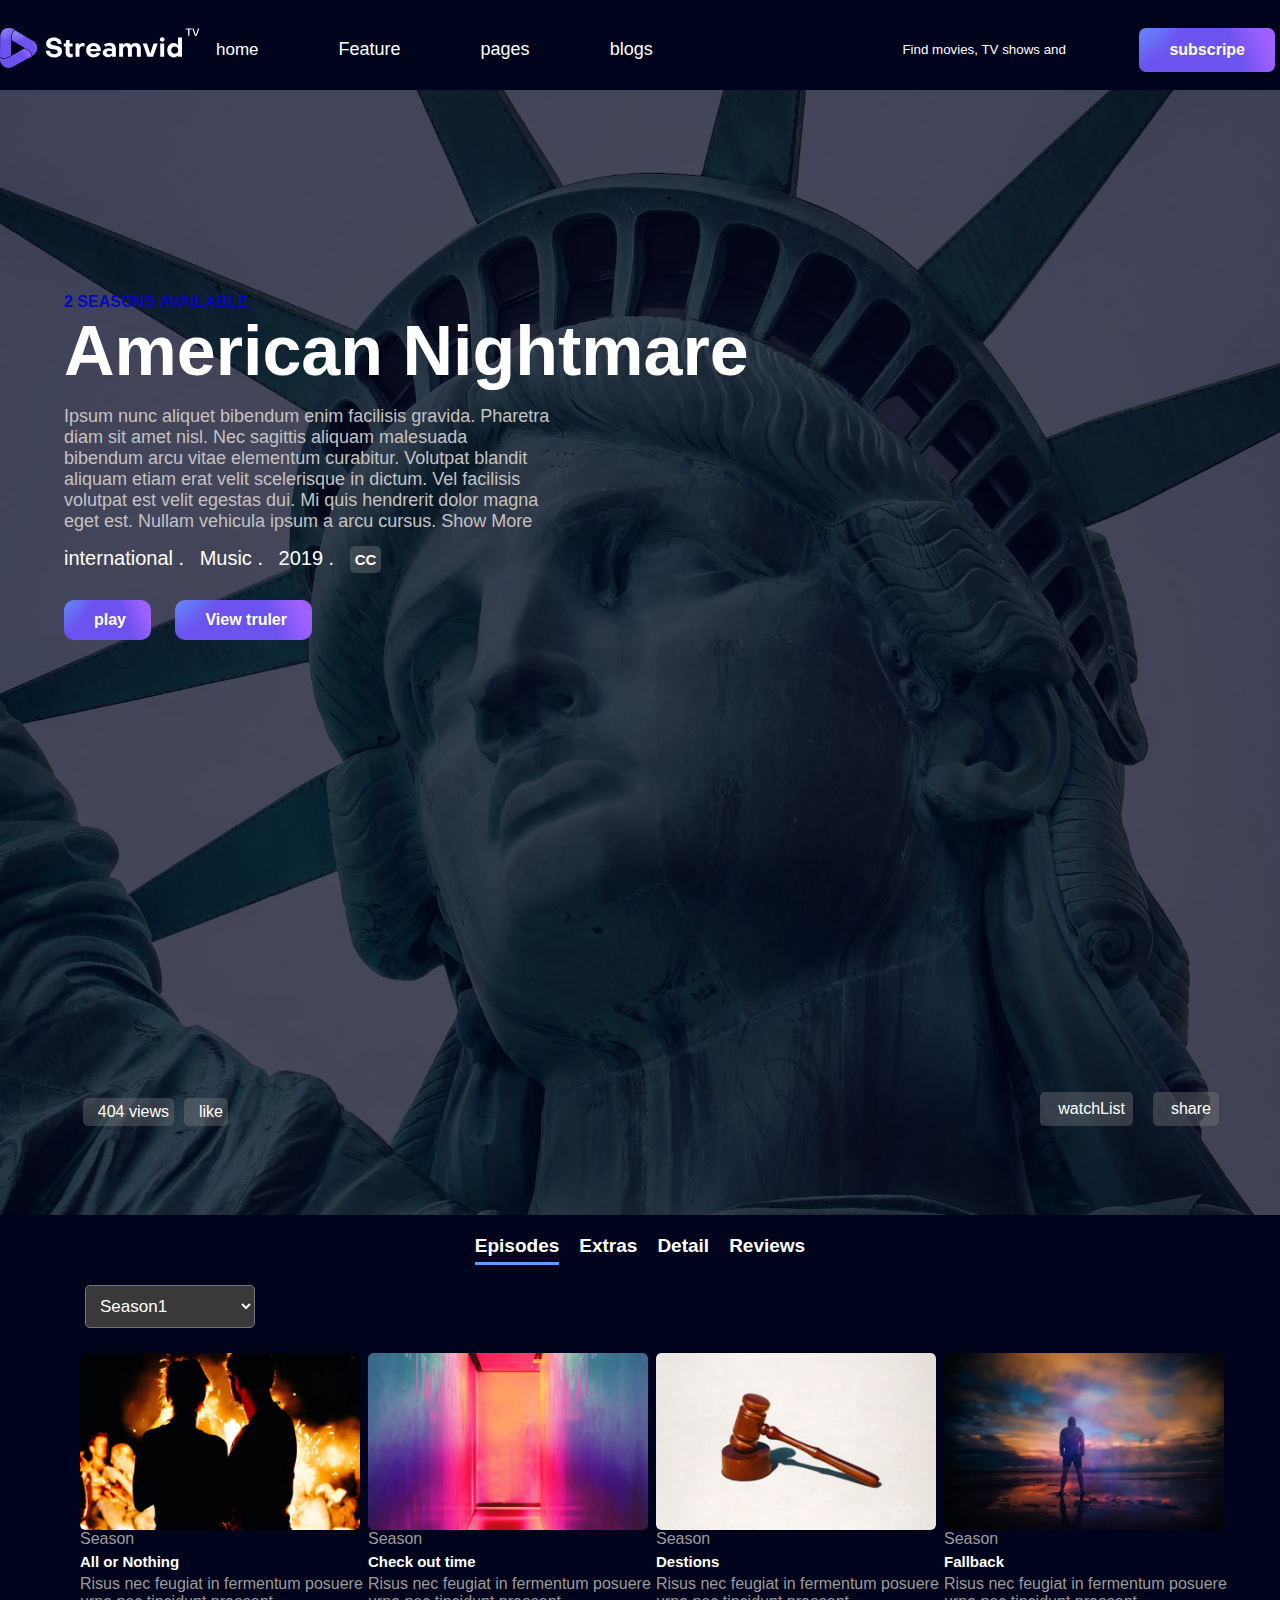
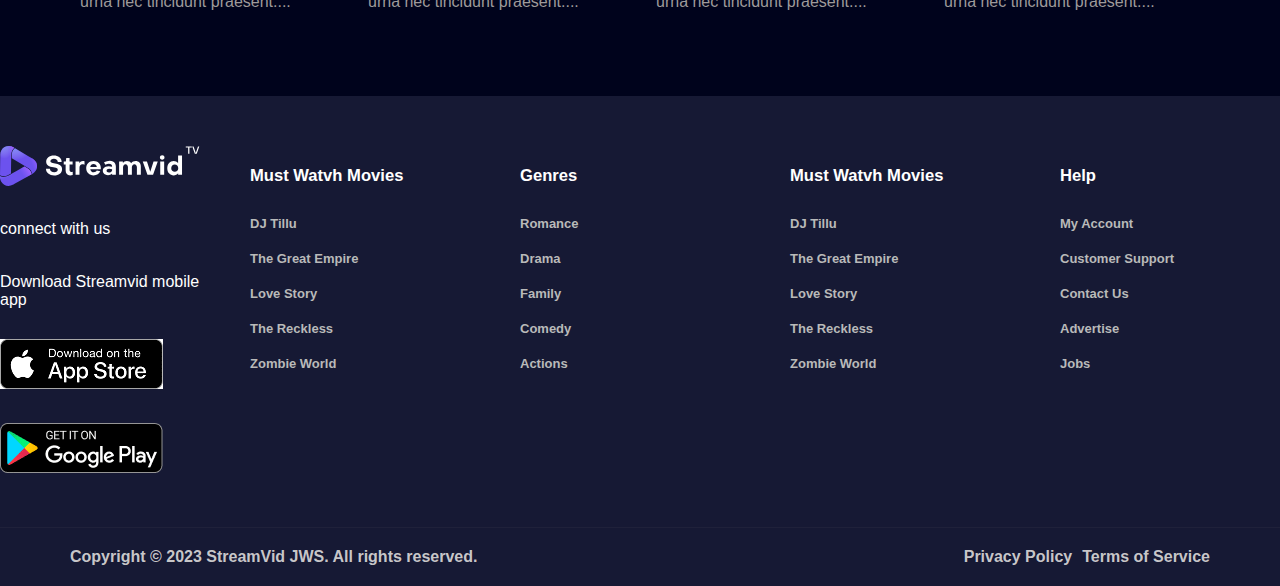
<file: pages/Amercan/Amercan.html>
<!DOCTYPE html>
<html lang="en">
<head>
    <meta charset="UTF-8">
    <meta name="viewport" content="width=device-width, initial-scale=1.0">
    <link rel="stylesheet" href="../../style/style.css">
    <link rel="stylesheet" href="../DayDreamers/DayDreamersStyle.css">
    <link rel="stylesheet" href="../Amercan/Amercanpage.css">
    <link rel="stylesheet" href="https://cdnjs.cloudflare.com/ajax/libs/font-awesome/6.5.1/css/all.min.css" integrity="sha512-DTOQO9RWCH3ppGqcWaEA1BIZOC6xxalwEsw9c2QQeAIftl+Vegovlnee1c9QX4TctnWMn13TZye+giMm8e2LwA==" crossorigin="anonymous" referrerpolicy="no-referrer" />
    <title>Document</title>
</head>
<body>
    <header>
        <nav>
            <div class="list-1">
                <a href="../../index.html"><img src="../../images/logo/logo.svg" alt="logo-wepsite" class="logo" id="logo"></a>
                <ul class="power-main">
                    <li class="main-link-home">
                        <a href="#">home</a>
                        <ul class="sub-main-link-home">
                            <li>Home</li>
                            <li>Homee 2</li>
                            <li>Home 3</li>
                            <li>Home 4</li>
                            <li>Home 5</li>
                        </ul>
                    </li>
                    <li class="main-link-Feature">
                        <a href="#">Feature</a>
                        <ul class="sub-main-link-feature">
                            <div>
                                <ul>
                                    <li>feature</li>
                                    <li>most poupolar</li>
                                    <li>new reless</li>
                                    <li>recomend</li>
                                    <li>trending-now</li>
                                </ul>
                            </div>
                        </ul>
                    </li>
                    <li class="main-linkes-pages">
                        <a href="#">pages</a>
                        <ul class="sub-main-link-pages">
                            <li>tv-shows</li>
                            <li>moves</li>
                            <li>video</li>
                            <li>person</li>
                            <li>subtitle</li>
                            <li>shop</li>
                            <li>aboust-as</li>
                            <li>contact</li>
                            <li>memper-ship</li>
                        </ul>
                    </li>
                    <li class="main-linkes-blogs">
                        <a href="#">blogs</a>
                        <ul class="sub-main-linkes-blogs">
                            <li>blog-list</li>
                            <li>blog-grid 3</li>
                            <li>blog-grid 4</li>
                            <li>single-blog</li>
                        </ul>
                    </li>
                </ul>
            </div>
            <div class="list-2">
                <form action="">
                    <i class="fa-solid fa-magnifying-glass"></i>
                    <input type="search" placeholder="Find movies, TV shows and more..." class="search">
                </form>
                <i class="fa-regular fa-user" style="color: white;"></i>
                <i class="fa-solid fa-list line-list" style="color: white;"></i>
                <button onclick="parent.location='../../pages/subscribPlan.html'">subscripe</button>
            </div>
        </nav>
    </header>
    <section class="contanir-content-header" >
            <div class="content-header">
                <span class="first-span">2 SEASONS AVAILABLE</span>
                <h1>American Nightmare</h1>
                <p>Ipsum nunc aliquet bibendum enim facilisis gravida. Pharetra diam sit amet nisl. Nec sagittis aliquam malesuada bibendum arcu vitae elementum curabitur. Volutpat blandit aliquam etiam erat velit scelerisque in dictum. Vel facilisis volutpat est velit egestas dui. Mi quis hendrerit dolor magna eget est. Nullam vehicula ipsum a arcu cursus. Show More</p>
                <div class="Meta-info-content-header">
                    <a href="" class="first">international . </a>
                    <a href="">Music .</a>
                    <a href="" class="last">2019 .</a>
                    <a href="" class="translateCC">CC</a>
                </div>
                <div class="video-play-content-header">
                    <button>
                        <i class="fa-regular fa-circle-play"></i>
                        <span>play</span>
                    </button>
                    <button class="custom">
                        <i class="fa-regular fa-circle-play"></i>
                        <span>View truler</span>
                    </button>
                </div>
                <div class="watches-content-header">
                    <div class="view">
                        <i class="fa-solid fa-eye"></i>
                        <span>404 views </span>
                    </div>
                    <div class="like">
                        <i class="fa-solid fa-thumbs-up"></i>
                        <span>like</span>
                    </div>
                </div>
                <div class="watchesList-content-header">
                    <div class="watch-List">
                        <i class="fa-solid fa-plus"></i>
                        <span>watchList</span>
                    </div>
                    <div class="share">
                        <i class="fa-solid fa-share-nodes"></i>
                        share
                    </div>
                </div>
            </div>
    </section>
    <section class="linkes">
        <ul>
            <a href="">
                <li class="active">Episodes</li>
            </a>
        </ul>
        <ul>
            <a href="">
                <li>Extras</li>
            </a>
        </ul>
        <ul>
            <a href="">
                <li>Detail</li>
            </a>
        </ul>
        <ul>
            <a href="">
                <li>Reviews</li>
            </a>
        </ul>
    </section>
    <section class="ListSeason">
        <form action="">
            <select name="cars" id="cars">
              <option value="Season1">Season1</option>
              <option value="Season2">Season2</option>
            </select>
          </form>
    </section>
    <section class="Gallery-Season">
        <div>
            <div class="img-season">
                <img src="../../images/Galery-season/Check-Out-Time-630x400.jpg" alt="">
            </div>
            <div class="content-galary-season">
                <span>Season</span>
                <h5>All or Nothing</h5>
                <p> Risus nec feugiat in fermentum posuere urna nec tincidunt praesent....</p>
            </div>
        </div>
        <div>
            <div class="img-season">
                <img src="../../images/Galery-season/Fallback-630x400.jpg" alt="">
            </div>
            <div class="content-galary-season">
                <span>Season</span>
                <h5>Check out time</h5>
                <p> Risus nec feugiat in fermentum posuere urna nec tincidunt praesent....</p>
            </div>
        </div>
        <div>
            <div class="img-season">
                <img src="../../images/Galery-season/tingey-injury-law-firm-veNb0DDegzE-unsplash-630x400.jpg" alt="">
            </div>
            <div class="content-galary-season">
                <span>Season</span>
                <h5>Destions</h5>
                <p> Risus nec feugiat in fermentum posuere urna nec tincidunt praesent....</p>
            </div>
        </div>
        <div>
            <div class="img-season">
                <img src="../../images/Galery-season/zoltan-tasi-0khu-rgbjzo-unsplash-630x400.jpg" alt="">
            </div>
            <div class="content-galary-season">
                <span>Season</span>
                <h5>Fallback</h5>
                <p> Risus nec feugiat in fermentum posuere urna nec tincidunt praesent....</p>
            </div>
        </div>
    </section>
    <footer>
        <div class="content-linkes-footer">
            <div class="colum-first">
                <div class="img-logo">
                    <img src="../../images/logo/logo.svg" alt="">
                </div>
                <div class="conect">
                    <span>connect with us</span>
                    <div class="shocial-media">
                        <i class="fa-brands fa-facebook-f"></i>
                        <i class="fa-brands fa-twitter"></i>
                        <i class="fa-brands fa-github"></i>
                    </div>
                </div>
                <div class="dawnload-stream">
                    <span>Download Streamvid mobile app</span>
                </div>
                <div class="apple-logo">
                    <img src="../../images/footer/app_play.png" alt="">
                </div>
                <div class="google-play-logo">
                    <img src="../../images/footer/playstore.png" alt="">
                </div>
            </div>
            <div class="linkes">
                <div class="title-linkes-footer">
                    <h5>Must Watvh Movies</h5>
                </div>
                <div class="list">
                    <ul>
                        <li>DJ Tillu</li>
                        <li>The Great Empire</li>
                        <li>Love Story</li>
                        <li>The Reckless</li>
                        <li>Zombie World</li>
                    </ul>
                </div>
            </div>
            <div class="linkes">
                <div class="title-linkes-footer">
                    <h5>Genres</h5>
                </div>
                <div class="list">
                    <ul>
                        <li>
                            Romance</li>
                        <li>Drama</li>
                        <li>Family</li>
                        <li>Comedy</li>
                        <li>Actions</li>
                    </ul>
                </div>
            </div>
            <div class="linkes">
                <div class="title-linkes-footer">
                    <h5>Must Watvh Movies</h5>
                </div>
                <div class="list">
                    <ul>
                        <li>DJ Tillu</li>
                        <li>The Great Empire</li>
                        <li>Love Story</li>
                        <li>The Reckless</li>
                        <li>Zombie World</li>
                    </ul>
                </div>
            </div>
            <div class="linkes">
                <div class="title-linkes-footer">
                    <h5>Help</h5>
                </div>
                <div class="list">
                    <ul>
                        <li>My Account</li>
                        <li>Customer Support</li>
                        <li>Contact Us</li>
                        <li>Advertise</li>
                        <li>Jobs</li>
                    </ul>
                </div>
            </div>
        </div>
        <div class="copy-right">
            <div>
                <span>Copyright © 2023 StreamVid JWS. All rights reserved.</span>
            </div>
            <div class="End-footer">
                <ul>
                    <li>Privacy Policy</li>
                    <li>Terms of Service</li>
                </ul>
            </div>
        </div>
    </footer>
</body>
</html>
</file>
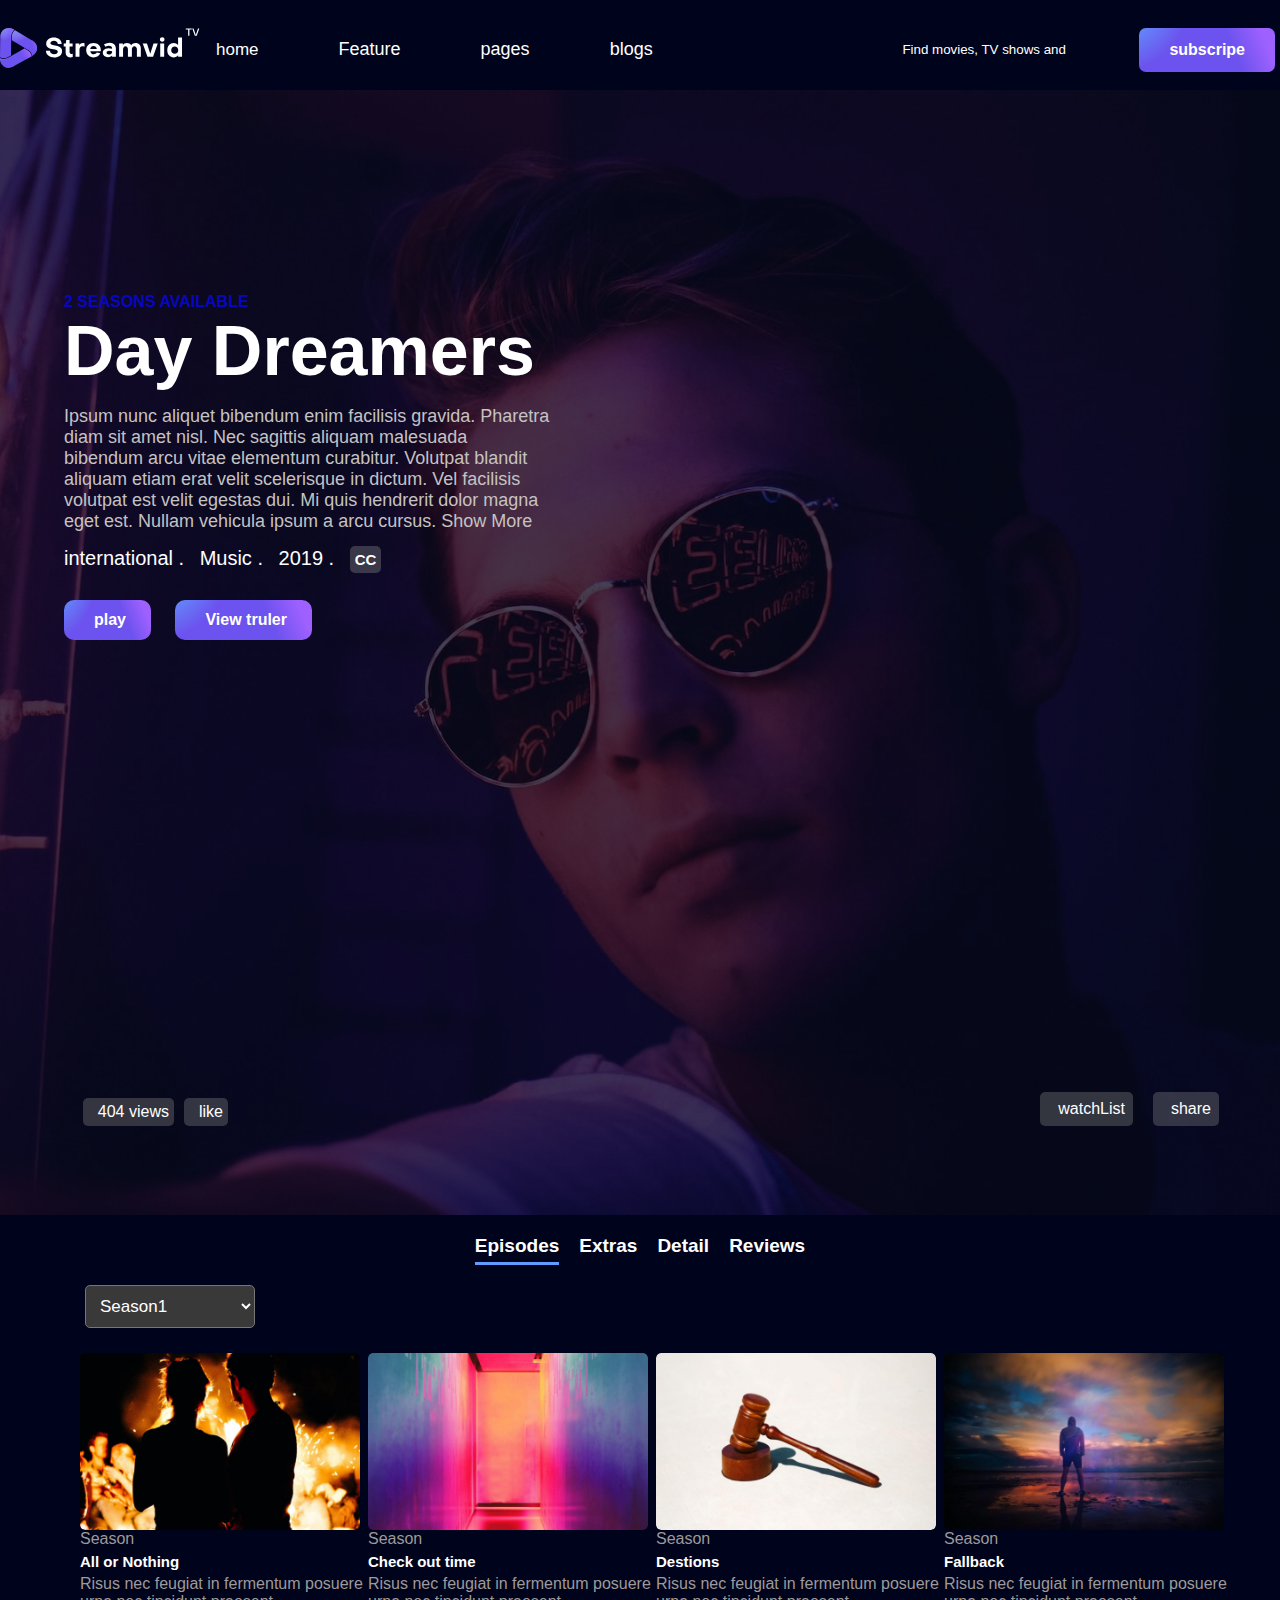
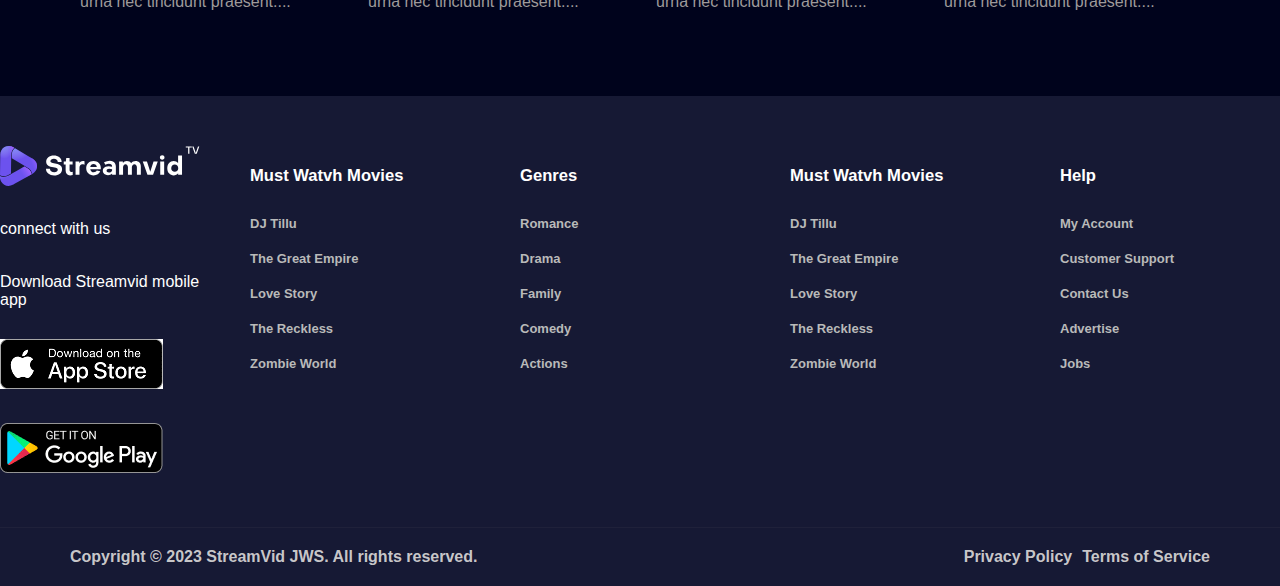
<file: pages/DayDreamers/DayDreamers.html>
<!DOCTYPE html>
<html lang="en">
<head>
    <meta charset="UTF-8">
    <meta name="viewport" content="width=device-width, initial-scale=1.0">
    <link rel="stylesheet" href="../../style/style.css">
    <link rel="stylesheet" href="../DayDreamers/DayDreamersStyle.css">
    <link rel="stylesheet" href="https://cdnjs.cloudflare.com/ajax/libs/font-awesome/6.5.1/css/all.min.css" integrity="sha512-DTOQO9RWCH3ppGqcWaEA1BIZOC6xxalwEsw9c2QQeAIftl+Vegovlnee1c9QX4TctnWMn13TZye+giMm8e2LwA==" crossorigin="anonymous" referrerpolicy="no-referrer" />
    <title>Document</title>
</head>
<body>
    <header>
        <nav>
            <div class="list-1">
                <a href="../../index.html"><img src="../../images/logo/logo.svg" alt="logo-wepsite" class="logo" id="logo"></a>
                <ul class="power-main">
                    <li class="main-link-home">
                        <a href="#">home</a>
                        <ul class="sub-main-link-home">
                            <li>Home</li>
                            <li>Homee 2</li>
                            <li>Home 3</li>
                            <li>Home 4</li>
                            <li>Home 5</li>
                        </ul>
                    </li>
                    <li class="main-link-Feature">
                        <a href="#">Feature</a>
                        <ul class="sub-main-link-feature">
                            <div>
                                <ul>
                                    <li>feature</li>
                                    <li>most poupolar</li>
                                    <li>new reless</li>
                                    <li>recomend</li>
                                    <li>trending-now</li>
                                </ul>
                            </div>
                        </ul>
                    </li>
                    <li class="main-linkes-pages">
                        <a href="#">pages</a>
                        <ul class="sub-main-link-pages">
                            <li>tv-shows</li>
                            <li>moves</li>
                            <li>video</li>
                            <li>person</li>
                            <li>subtitle</li>
                            <li>shop</li>
                            <li>aboust-as</li>
                            <li>contact</li>
                            <li>memper-ship</li>
                        </ul>
                    </li>
                    <li class="main-linkes-blogs">
                        <a href="#">blogs</a>
                        <ul class="sub-main-linkes-blogs">
                            <li>blog-list</li>
                            <li>blog-grid 3</li>
                            <li>blog-grid 4</li>
                            <li>single-blog</li>
                        </ul>
                    </li>
                </ul>
            </div>
            <div class="list-2">
                <form action="">
                    <i class="fa-solid fa-magnifying-glass"></i>
                    <input type="search" placeholder="Find movies, TV shows and more..." class="search">
                </form>
                <i class="fa-regular fa-user" style="color: white;"></i>
                <i class="fa-solid fa-list line-list" style="color: white;"></i>
                <button onclick="parent.location='../../pages/subscribPlan.html'">subscripe</button>
            </div>
        </nav>
    </header>
    <section class="contanir-content-header" >
            <div class="content-header">
                <span class="first-span">2 SEASONS AVAILABLE</span>
                <h1>Day Dreamers</h1>
                <p>Ipsum nunc aliquet bibendum enim facilisis gravida. Pharetra diam sit amet nisl. Nec sagittis aliquam malesuada bibendum arcu vitae elementum curabitur. Volutpat blandit aliquam etiam erat velit scelerisque in dictum. Vel facilisis volutpat est velit egestas dui. Mi quis hendrerit dolor magna eget est. Nullam vehicula ipsum a arcu cursus. Show More</p>
                <div class="Meta-info-content-header">
                    <a href="" class="first">international . </a>
                    <a href="">Music .</a>
                    <a href="" class="last">2019 .</a>
                    <a href="" class="translateCC">CC</a>
                </div>
                <div class="video-play-content-header">
                    <button>
                        <i class="fa-regular fa-circle-play"></i>
                        <span>play</span>
                    </button>
                    <button class="custom">
                        <i class="fa-regular fa-circle-play"></i>
                        <span>View truler</span>
                    </button>
                </div>
                <div class="watches-content-header">
                    <div class="view">
                        <i class="fa-solid fa-eye"></i>
                        <span>404 views </span>
                    </div>
                    <div class="like">
                        <i class="fa-solid fa-thumbs-up"></i>
                        <span>like</span>
                    </div>
                </div>
                <div class="watchesList-content-header">
                    <div class="watch-List">
                        <i class="fa-solid fa-plus"></i>
                        <span>watchList</span>
                    </div>
                    <div class="share">
                        <i class="fa-solid fa-share-nodes"></i>
                        share
                    </div>
                </div>
            </div>
    </section>
    <section class="linkes">
        <ul>
            <a href="">
                <li class="active">Episodes</li>
            </a>
        </ul>
        <ul>
            <a href="">
                <li>Extras</li>
            </a>
        </ul>
        <ul>
            <a href="">
                <li>Detail</li>
            </a>
        </ul>
        <ul>
            <a href="">
                <li>Reviews</li>
            </a>
        </ul>
    </section>
    <section class="ListSeason">
        <form action="">
            <select name="cars" id="cars">
              <option value="Season1">Season1</option>
              <option value="Season2">Season2</option>
            </select>
          </form>
    </section>
    <section class="Gallery-Season">
        <div>
            <div class="img-season">
                <img src="../../images/Galery-season/Check-Out-Time-630x400.jpg" alt="">
            </div>
            <div class="content-galary-season">
                <span>Season</span>
                <h5>All or Nothing</h5>
                <p> Risus nec feugiat in fermentum posuere urna nec tincidunt praesent....</p>
            </div>
        </div>
        <div>
            <div class="img-season">
                <img src="../../images/Galery-season/Fallback-630x400.jpg" alt="">
            </div>
            <div class="content-galary-season">
                <span>Season</span>
                <h5>Check out time</h5>
                <p> Risus nec feugiat in fermentum posuere urna nec tincidunt praesent....</p>
            </div>
        </div>
        <div>
            <div class="img-season">
                <img src="../../images/Galery-season/tingey-injury-law-firm-veNb0DDegzE-unsplash-630x400.jpg" alt="">
            </div>
            <div class="content-galary-season">
                <span>Season</span>
                <h5>Destions</h5>
                <p> Risus nec feugiat in fermentum posuere urna nec tincidunt praesent....</p>
            </div>
        </div>
        <div>
            <div class="img-season">
                <img src="../../images/Galery-season/zoltan-tasi-0khu-rgbjzo-unsplash-630x400.jpg" alt="">
            </div>
            <div class="content-galary-season">
                <span>Season</span>
                <h5>Fallback</h5>
                <p> Risus nec feugiat in fermentum posuere urna nec tincidunt praesent....</p>
            </div>
        </div>
    </section>
    <footer>
        <div class="content-linkes-footer">
            <div class="colum-first">
                <div class="img-logo">
                    <img src="../../images/logo/logo.svg" alt="">
                </div>
                <div class="conect">
                    <span>connect with us</span>
                    <div class="shocial-media">
                        <i class="fa-brands fa-facebook-f"></i>
                        <i class="fa-brands fa-twitter"></i>
                        <i class="fa-brands fa-github"></i>
                    </div>
                </div>
                <div class="dawnload-stream">
                    <span>Download Streamvid mobile app</span>
                </div>
                <div class="apple-logo">
                    <img src="../../images/footer/app_play.png" alt="">
                </div>
                <div class="google-play-logo">
                    <img src="../../images/footer/playstore.png" alt="">
                </div>
            </div>
            <div class="linkes">
                <div class="title-linkes-footer">
                    <h5>Must Watvh Movies</h5>
                </div>
                <div class="list">
                    <ul>
                        <li>DJ Tillu</li>
                        <li>The Great Empire</li>
                        <li>Love Story</li>
                        <li>The Reckless</li>
                        <li>Zombie World</li>
                    </ul>
                </div>
            </div>
            <div class="linkes">
                <div class="title-linkes-footer">
                    <h5>Genres</h5>
                </div>
                <div class="list">
                    <ul>
                        <li>
                            Romance</li>
                        <li>Drama</li>
                        <li>Family</li>
                        <li>Comedy</li>
                        <li>Actions</li>
                    </ul>
                </div>
            </div>
            <div class="linkes">
                <div class="title-linkes-footer">
                    <h5>Must Watvh Movies</h5>
                </div>
                <div class="list">
                    <ul>
                        <li>DJ Tillu</li>
                        <li>The Great Empire</li>
                        <li>Love Story</li>
                        <li>The Reckless</li>
                        <li>Zombie World</li>
                    </ul>
                </div>
            </div>
            <div class="linkes">
                <div class="title-linkes-footer">
                    <h5>Help</h5>
                </div>
                <div class="list">
                    <ul>
                        <li>My Account</li>
                        <li>Customer Support</li>
                        <li>Contact Us</li>
                        <li>Advertise</li>
                        <li>Jobs</li>
                    </ul>
                </div>
            </div>
        </div>
        <div class="copy-right">
            <div>
                <span>Copyright © 2023 StreamVid JWS. All rights reserved.</span>
            </div>
            <div class="End-footer">
                <ul>
                    <li>Privacy Policy</li>
                    <li>Terms of Service</li>
                </ul>
            </div>
        </div>
    </footer>
</body>
</html>
</file>
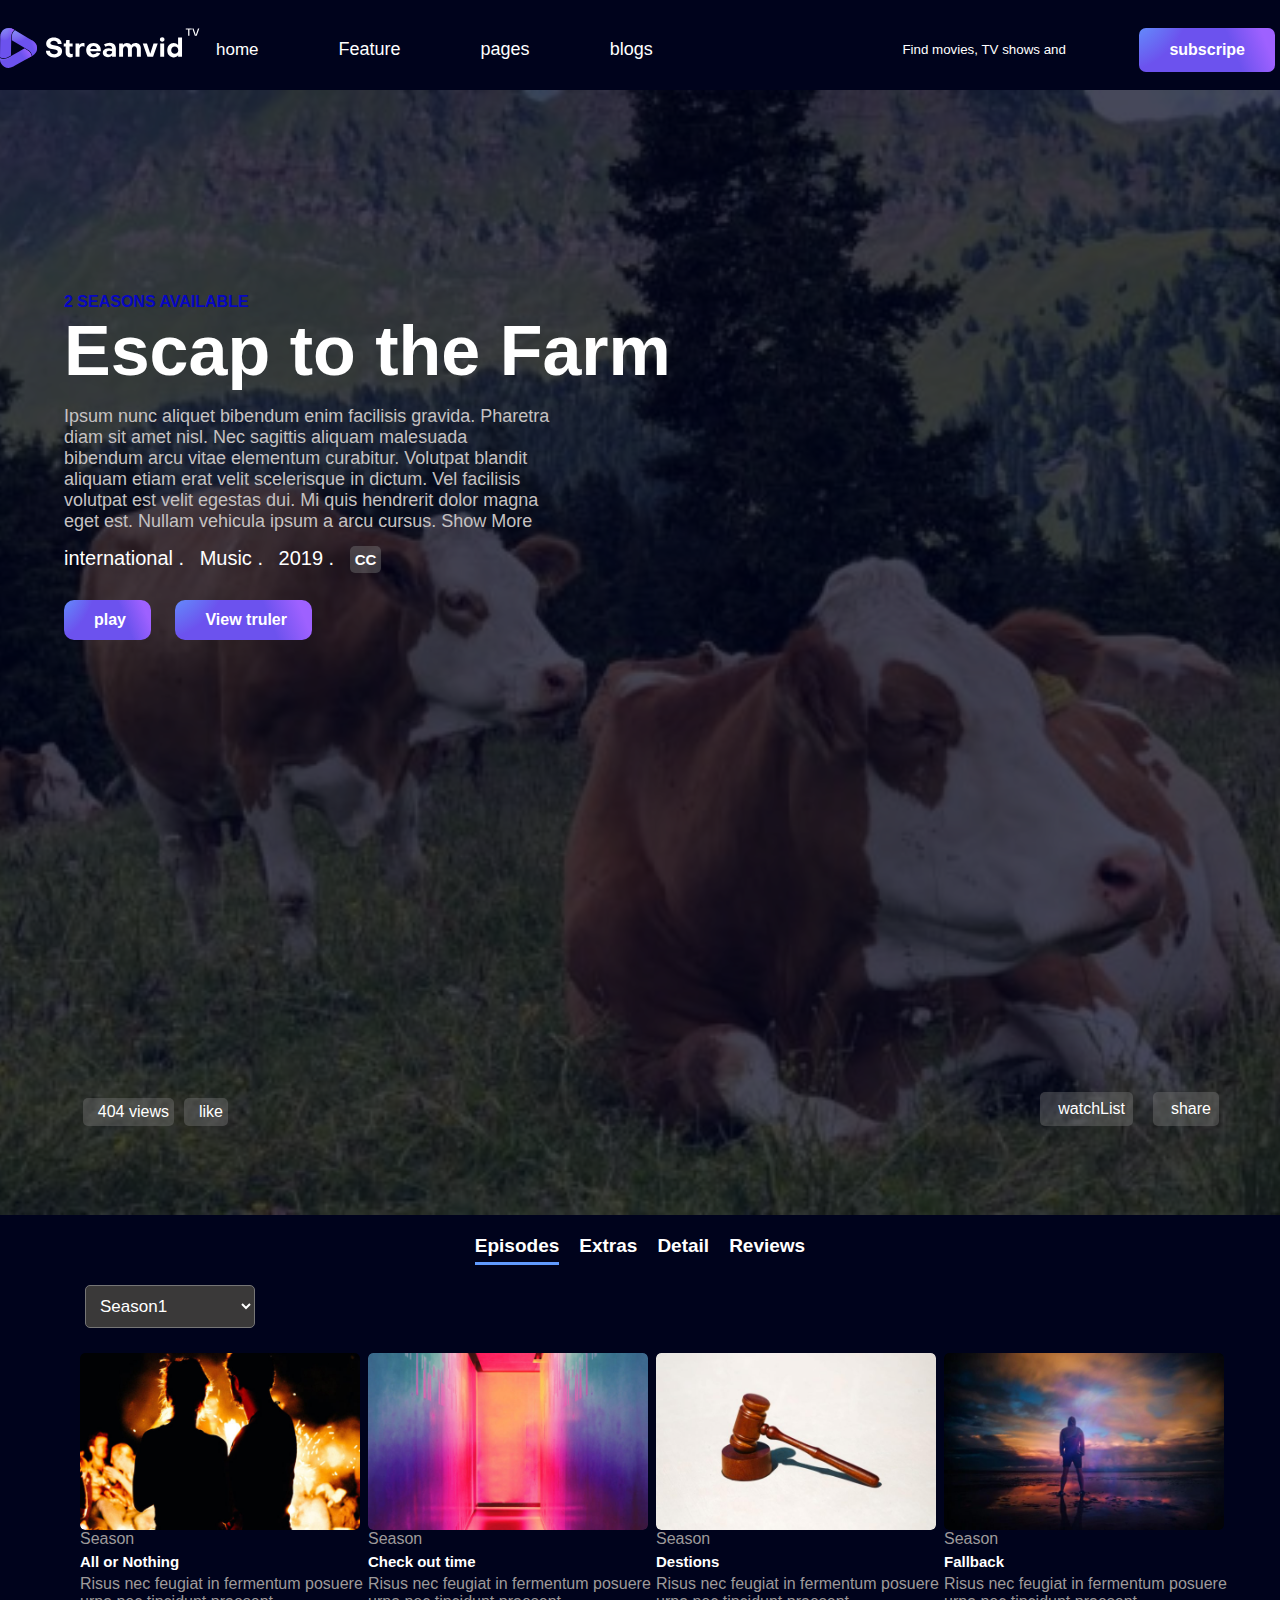
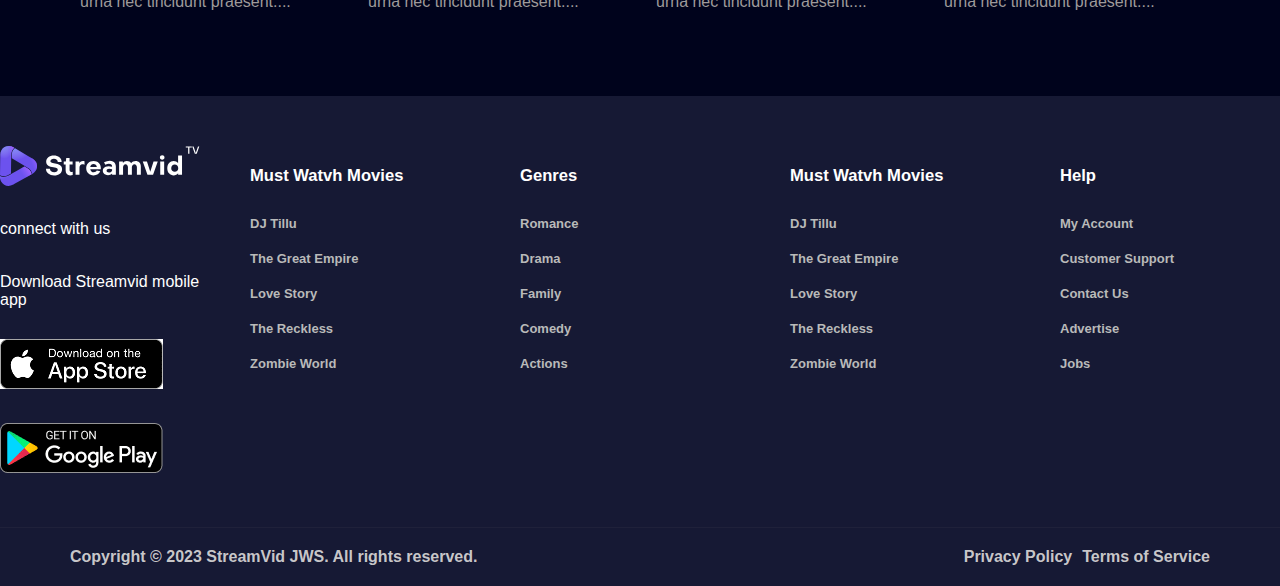
<file: pages/Escap to the farm/Escap-to-the-farm.html>
<!DOCTYPE html>
<html lang="en">
<head>
    <meta charset="UTF-8">
    <meta name="viewport" content="width=device-width, initial-scale=1.0">
    <link rel="stylesheet" href="../../style/style.css">
    <link rel="stylesheet" href="../DayDreamers/DayDreamersStyle.css">
    <link rel="stylesheet" href="../Escap to the farm/escap-to-farm-style.css">
    <link rel="stylesheet" href="https://cdnjs.cloudflare.com/ajax/libs/font-awesome/6.5.1/css/all.min.css" integrity="sha512-DTOQO9RWCH3ppGqcWaEA1BIZOC6xxalwEsw9c2QQeAIftl+Vegovlnee1c9QX4TctnWMn13TZye+giMm8e2LwA==" crossorigin="anonymous" referrerpolicy="no-referrer" />
    <title>Escap to the Farm</title>
</head>
<body>
    <header>
        <nav>
            <div class="list-1">
                <a href="../../index.html"><img src="../../images/logo/logo.svg" alt="logo-wepsite" class="logo" id="logo"></a>
                <ul class="power-main">
                    <li class="main-link-home">
                        <a href="#">home</a>
                        <ul class="sub-main-link-home">
                            <li>Home</li>
                            <li>Homee 2</li>
                            <li>Home 3</li>
                            <li>Home 4</li>
                            <li>Home 5</li>
                        </ul>
                    </li>
                    <li class="main-link-Feature">
                        <a href="#">Feature</a>
                        <ul class="sub-main-link-feature">
                            <div>
                                <ul>
                                    <li>feature</li>
                                    <li>most poupolar</li>
                                    <li>new reless</li>
                                    <li>recomend</li>
                                    <li>trending-now</li>
                                </ul>
                            </div>
                        </ul>
                    </li>
                    <li class="main-linkes-pages">
                        <a href="#">pages</a>
                        <ul class="sub-main-link-pages">
                            <li>tv-shows</li>
                            <li>moves</li>
                            <li>video</li>
                            <li>person</li>
                            <li>subtitle</li>
                            <li>shop</li>
                            <li>aboust-as</li>
                            <li>contact</li>
                            <li>memper-ship</li>
                        </ul>
                    </li>
                    <li class="main-linkes-blogs">
                        <a href="#">blogs</a>
                        <ul class="sub-main-linkes-blogs">
                            <li>blog-list</li>
                            <li>blog-grid 3</li>
                            <li>blog-grid 4</li>
                            <li>single-blog</li>
                        </ul>
                    </li>
                </ul>
            </div>
            <div class="list-2">
                <form action="">
                    <i class="fa-solid fa-magnifying-glass"></i>
                    <input type="search" placeholder="Find movies, TV shows and more..." class="search">
                </form>
                <i class="fa-regular fa-user" style="color: white;"></i>
                <i class="fa-solid fa-list line-list" style="color: white;"></i>
                <button onclick="parent.location='../../pages/subscribPlan.html'">subscripe</button>
            </div>
        </nav>
    </header>
    <section class="contanir-content-header" >
            <div class="content-header">
                <span class="first-span">2 SEASONS AVAILABLE</span>
                <h1>Escap to the Farm</h1>
                <p>Ipsum nunc aliquet bibendum enim facilisis gravida. Pharetra diam sit amet nisl. Nec sagittis aliquam malesuada bibendum arcu vitae elementum curabitur. Volutpat blandit aliquam etiam erat velit scelerisque in dictum. Vel facilisis volutpat est velit egestas dui. Mi quis hendrerit dolor magna eget est. Nullam vehicula ipsum a arcu cursus. Show More</p>
                <div class="Meta-info-content-header">
                    <a href="" class="first">international . </a>
                    <a href="">Music .</a>
                    <a href="" class="last">2019 .</a>
                    <a href="" class="translateCC">CC</a>
                </div>
                <div class="video-play-content-header">
                    <button>
                        <i class="fa-regular fa-circle-play"></i>
                        <span>play</span>
                    </button>
                    <button class="custom">
                        <i class="fa-regular fa-circle-play"></i>
                        <span>View truler</span>
                    </button>
                </div>
                <div class="watches-content-header">
                    <div class="view">
                        <i class="fa-solid fa-eye"></i>
                        <span>404 views </span>
                    </div>
                    <div class="like">
                        <i class="fa-solid fa-thumbs-up"></i>
                        <span>like</span>
                    </div>
                </div>
                <div class="watchesList-content-header">
                    <div class="watch-List">
                        <i class="fa-solid fa-plus"></i>
                        <span>watchList</span>
                    </div>
                    <div class="share">
                        <i class="fa-solid fa-share-nodes"></i>
                        share
                    </div>
                </div>
            </div>
    </section>
    <section class="linkes">
        <ul>
            <a href="">
                <li class="active">Episodes</li>
            </a>
        </ul>
        <ul>
            <a href="">
                <li>Extras</li>
            </a>
        </ul>
        <ul>
            <a href="">
                <li>Detail</li>
            </a>
        </ul>
        <ul>
            <a href="">
                <li>Reviews</li>
            </a>
        </ul>
    </section>
    <section class="ListSeason">
        <form action="">
            <select name="cars" id="cars">
              <option value="Season1">Season1</option>
              <option value="Season2">Season2</option>
            </select>
          </form>
    </section>
    <section class="Gallery-Season">
        <div>
            <div class="img-season">
                <img src="../../images/Galery-season/Check-Out-Time-630x400.jpg" alt="">
            </div>
            <div class="content-galary-season">
                <span>Season</span>
                <h5>All or Nothing</h5>
                <p> Risus nec feugiat in fermentum posuere urna nec tincidunt praesent....</p>
            </div>
        </div>
        <div>
            <div class="img-season">
                <img src="../../images/Galery-season/Fallback-630x400.jpg" alt="">
            </div>
            <div class="content-galary-season">
                <span>Season</span>
                <h5>Check out time</h5>
                <p> Risus nec feugiat in fermentum posuere urna nec tincidunt praesent....</p>
            </div>
        </div>
        <div>
            <div class="img-season">
                <img src="../../images/Galery-season/tingey-injury-law-firm-veNb0DDegzE-unsplash-630x400.jpg" alt="">
            </div>
            <div class="content-galary-season">
                <span>Season</span>
                <h5>Destions</h5>
                <p> Risus nec feugiat in fermentum posuere urna nec tincidunt praesent....</p>
            </div>
        </div>
        <div>
            <div class="img-season">
                <img src="../../images/Galery-season/zoltan-tasi-0khu-rgbjzo-unsplash-630x400.jpg" alt="">
            </div>
            <div class="content-galary-season">
                <span>Season</span>
                <h5>Fallback</h5>
                <p> Risus nec feugiat in fermentum posuere urna nec tincidunt praesent....</p>
            </div>
        </div>
    </section>
    <footer>
        <div class="content-linkes-footer">
            <div class="colum-first">
                <div class="img-logo">
                    <img src="../../images/logo/logo.svg" alt="">
                </div>
                <div class="conect">
                    <span>connect with us</span>
                    <div class="shocial-media">
                        <i class="fa-brands fa-facebook-f"></i>
                        <i class="fa-brands fa-twitter"></i>
                        <i class="fa-brands fa-github"></i>
                    </div>
                </div>
                <div class="dawnload-stream">
                    <span>Download Streamvid mobile app</span>
                </div>
                <div class="apple-logo">
                    <img src="../../images/footer/app_play.png" alt="">
                </div>
                <div class="google-play-logo">
                    <img src="../../images/footer/playstore.png" alt="">
                </div>
            </div>
            <div class="linkes">
                <div class="title-linkes-footer">
                    <h5>Must Watvh Movies</h5>
                </div>
                <div class="list">
                    <ul>
                        <li>DJ Tillu</li>
                        <li>The Great Empire</li>
                        <li>Love Story</li>
                        <li>The Reckless</li>
                        <li>Zombie World</li>
                    </ul>
                </div>
            </div>
            <div class="linkes">
                <div class="title-linkes-footer">
                    <h5>Genres</h5>
                </div>
                <div class="list">
                    <ul>
                        <li>
                            Romance</li>
                        <li>Drama</li>
                        <li>Family</li>
                        <li>Comedy</li>
                        <li>Actions</li>
                    </ul>
                </div>
            </div>
            <div class="linkes">
                <div class="title-linkes-footer">
                    <h5>Must Watvh Movies</h5>
                </div>
                <div class="list">
                    <ul>
                        <li>DJ Tillu</li>
                        <li>The Great Empire</li>
                        <li>Love Story</li>
                        <li>The Reckless</li>
                        <li>Zombie World</li>
                    </ul>
                </div>
            </div>
            <div class="linkes">
                <div class="title-linkes-footer">
                    <h5>Help</h5>
                </div>
                <div class="list">
                    <ul>
                        <li>My Account</li>
                        <li>Customer Support</li>
                        <li>Contact Us</li>
                        <li>Advertise</li>
                        <li>Jobs</li>
                    </ul>
                </div>
            </div>
        </div>
        <div class="copy-right">
            <div>
                <span>Copyright © 2023 StreamVid JWS. All rights reserved.</span>
            </div>
            <div class="End-footer">
                <ul>
                    <li>Privacy Policy</li>
                    <li>Terms of Service</li>
                </ul>
            </div>
        </div>
    </footer>
</body>
</html>
</file>
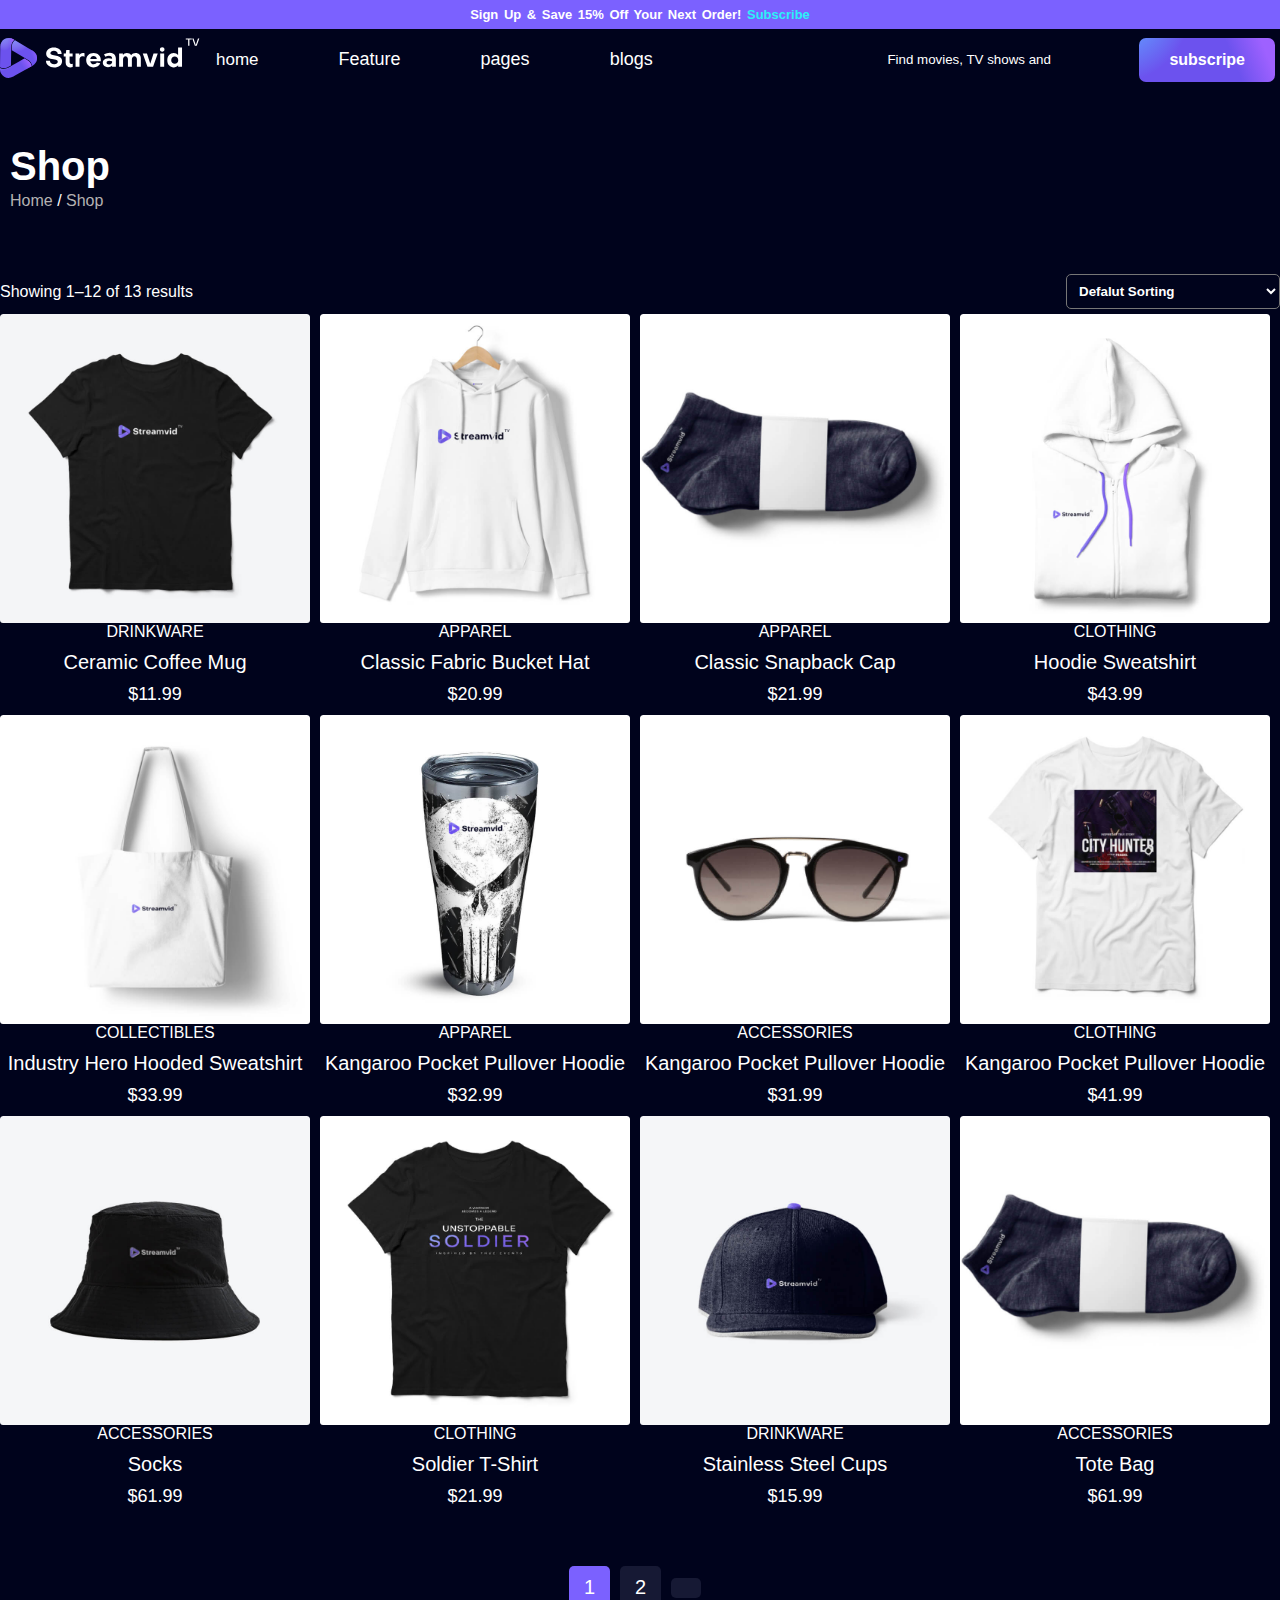
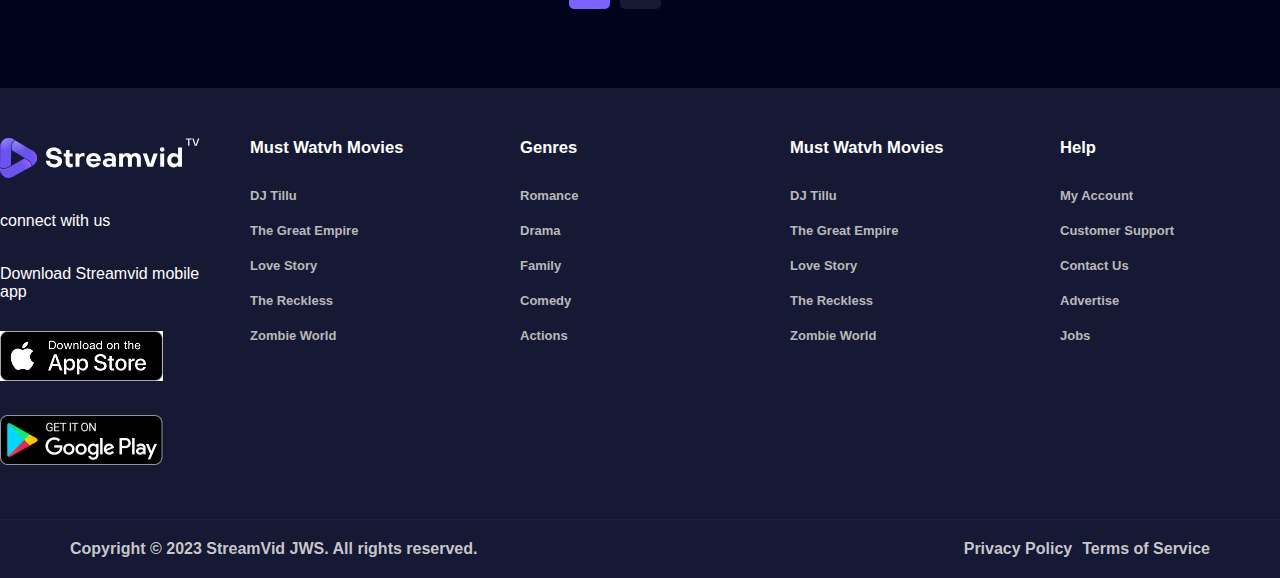
<file: pages/shop/shopMarket.html>
<!DOCTYPE html>
<html lang="en">
<head>
    <meta charset="UTF-8">
    <meta name="viewport" content="width=device-width, initial-scale=1.0">
    <link rel="stylesheet" href="../../style/style.css">
    <link rel="stylesheet" href="./shopMarketStyle.css">
    <meta name="description" content="shop market product StreamVid TV ">
    <link rel="stylesheet" href="https://cdnjs.cloudflare.com/ajax/libs/font-awesome/6.5.1/css/all.min.css" integrity="sha512-DTOQO9RWCH3ppGqcWaEA1BIZOC6xxalwEsw9c2QQeAIftl+Vegovlnee1c9QX4TctnWMn13TZye+giMm8e2LwA==" crossorigin="anonymous" referrerpolicy="no-referrer" />
    <title>shop-Market</title>
</head>
<body>
    <header>
        <section class="banerHedaer">
            <p>Sign Up & Save 15% Off Your Next Order! <span>Subscribe</span></p>
        </section>
        <nav>
            <div class="list-1">
                <a href="../../index.html" target="_blank"><img src="../../images/logo/logo.svg" alt="logo-wepsite" class="logo" id="logo"></a>
                <ul class="power-main">
                    <li class="main-link-home">
                        <a href="#">home</a>
                        <ul class="sub-main-link-home">
                            <li>Home</li>
                            <li>Homee 2</li>
                            <li>Home 3</li>
                            <li>Home 4</li>
                            <li>Home 5</li>
                        </ul>
                    </li>
                    <li class="main-link-Feature">
                        <a href="#">Feature</a>
                        <ul class="sub-main-link-feature">
                            <div>
                                <ul>
                                    <li>feature</li>
                                    <li>most poupolar</li>
                                    <li>new reless</li>
                                    <li>recomend</li>
                                    <li>trending-now</li>
                                </ul>
                            </div>
                        </ul>
                    </li>
                    <li class="main-linkes-pages">
                        <a href="#">pages</a>
                        <ul class="sub-main-link-pages">
                            <li>tv-shows</li>
                            <li>moves</li>
                            <li>video</li>
                            <li>person</li>
                            <li>subtitle</li>
                            <a href="./pages/shop/shopMarket.html" target="_blank"><li>shop</li></a>
                            <li>aboust-as</li>
                            <li>contact</li>
                            <li>memper-ship</li>
                        </ul>
                    </li>
                    <li class="main-linkes-blogs">
                        <a href="#">blogs</a>
                        <ul class="sub-main-linkes-blogs">
                            <li>blog-list</li>
                            <li>blog-grid 3</li>
                            <li>blog-grid 4</li>
                            <li>single-blog</li>
                        </ul>
                    </li>
                </ul>
            </div>
            <div class="list-2">
                <form action="">
                    <i class="fa-solid fa-magnifying-glass"></i>
                    <input type="search" placeholder="Find movies, TV shows and more..." class="search">
                </form>
                <i class="fa-regular fa-user" style="color: white;"></i>
                <i class="fa-solid fa-list line-list" style="color: white;"></i>
                <i class="fa fa-shopping-bag" aria-hidden="true" style="font-size: 20px;"></i>
                <button onclick="parent.location='../../pages/subscribPlan.html'">subscripe</button>
            </div>
        </nav>
    </header>
    <section class="headShop">
        <h2>Shop</h2>
        <p>Home</p><span> / </span><p>Shop</p>
    </section>
    <section class="filter-date-Shop">
        <div>
            <span>Showing 1–12 of 13 results</span>
        </div>
        <div>
            <form action="">
                <select name="cars" id="cars" class="select">
                  <option value="Defalut Sorting"> Defalut Sorting </option>
                  <option value="Sort by ploburtly">Sort by ploburtly</option>
                  <option value="sort by average"> sort by average </option>
                  <option value="Sort by latest">Sort by latest</option>
                  <option value="Sort by price : low to height ">Sort by price : low to height</option>
                  <option value="Sort by price : height to low ">Sort by price : height to low</option>
                </select>
              </form>
        </div>
    </section>
    <div class="gallery-Shop">
        <div class="contanir">
            <div class="picture-Product">
                <img src="../shop/product1.jpg" alt="">
                <button>Add TO Card</button>
            </div>
            <div class="product-Content" style="text-align: center;">
                <span class="first-span-content">DRINKWARE</span>
                <p>Ceramic Coffee Mug</p>
                <span class="last-span-content">$11.99</span>
            </div>
        </div>
        <div class="contanir">
            <div class="picture-Product">
                <img src="../shop/product12.jpg" alt="">
                <button>Add TO Card</button>
            </div>
            <div class="product-Content" style="text-align: center;">
                <span class="first-span-content">APPAREL</span>
                <p>Classic Fabric Bucket Hat</p>
                <span class="last-span-content">$20.99</span>
            </div>
        </div>
        <div class="contanir">
            <div class="picture-Product">
                <img src="../shop/product14.jpg" alt="">
                <button>Add TO Card</button>
            </div>
            <div class="product-Content" style="text-align: center;">
                <span class="first-span-content">APPAREL</span>
                <p>Classic Snapback Cap</p>
                <span class="last-span-content">$21.99</span>
            </div>
        </div>
        <div class="contanir">
            <div class="picture-Product">
                <img src="../shop/product15.jpg" alt="">
                <button>Add TO Card</button>
            </div>
            <div class="product-Content" style="text-align: center;">
                <span class="first-span-content">CLOTHING</span>
                <p>Hoodie Sweatshirt</p>
                <span class="last-span-content">$43.99</span>
            </div>
        </div>
        <div class="contanir">
            <div class="picture-Product">
                <img src="../shop/product16.jpg" alt="">
                <button>Add TO Card</button>
            </div>
            <div class="product-Content" style="text-align: center;">
                <span class="first-span-content">COLLECTIBLES</span>
                <p>Industry Hero Hooded Sweatshirt</p>
                <span class="last-span-content">$33.99</span>
            </div>
        </div>
        <div class="contanir">
            <div class="picture-Product">
                <img src="../shop/product17.jpg" alt="">
                <button>Add TO Card</button>
            </div>
            <div class="product-Content" style="text-align: center;">
                <span class="first-span-content">APPAREL</span>
                <p>Kangaroo Pocket Pullover Hoodie</p>
                <span class="last-span-content">$32.99</span>
            </div>
        </div>
        <div class="contanir">
            <div class="picture-Product">
                <img src="../shop/product18.jpg" alt="">
                <button>Add TO Card</button>
            </div>
            <div class="product-Content" style="text-align: center;">
                <span class="first-span-content">ACCESSORIES</span>
                <p>Kangaroo Pocket Pullover Hoodie</p>
                <span class="last-span-content">$31.99</span>
            </div>
        </div>
        <div class="contanir">
            <div class="picture-Product">
                <img src="../shop/product19.jpg" alt="">
                <button>Add TO Card</button>
            </div>
            <div class="product-Content" style="text-align: center;">
                <span class="first-span-content">CLOTHING</span>
                <p>Kangaroo Pocket Pullover Hoodie</p>
                <span class="last-span-content">$41.99</span>
            </div>
        </div>
        <div class="contanir">
            <div class="picture-Product">
                <img src="../shop/product2.jpg" alt="">
                <button>Add TO Card</button>
            </div>
            <div class="product-Content" style="text-align: center;">
                <span class="first-span-content">ACCESSORIES</span>
                <p>Socks</p>
                <span class="last-span-content">$61.99</span>
            </div>
        </div>
        <div class="contanir">
            <div class="picture-Product">
                <img src="../shop/product20.jpg" alt="">
                <button>Add TO Card</button>
            </div>
            <div class="product-Content" style="text-align: center;">
                <span class="first-span-content">CLOTHING</span>
                <p>Soldier T-Shirt</p>
                <span class="last-span-content">$21.99</span>
            </div>
        </div>
        <div class="contanir">
            <div class="picture-Product">
                <img src="../shop/product4b.jpg" alt="">
                <button>Add TO Card</button>
            </div>
            <div class="product-Content" style="text-align: center;">
                <span class="first-span-content">DRINKWARE</span>
                <p>Stainless Steel Cups</p>
                <span class="last-span-content">$15.99</span>
            </div>
        </div>
        <div class="contanir">
            <div class="picture-Product">
                <img src="../shop/product14.jpg" alt="">
                <button>Add TO Card</button>
            </div>
            <div class="product-Content" style="text-align: center;">
                <span class="first-span-content">ACCESSORIES</span>
                <p>Tote Bag</p>
                <span class="last-span-content">$61.99</span>
            </div>
        </div>
    </div>
    <section class="bar-down-numper">
        <div>
            <span class="active">1</span>
        </div>
        <div>
            <span>2</span>
        </div>
        <div>
            <i class="fa fa-angle-double-right" aria-hidden="true"></i>
        </div>
    </section>
    <footer>
        <div class="content-linkes-footer">
            <div class="colum-first">
                <div class="img-logo">
                    <img src="../../images/logo/logo.svg" alt="">
                </div>
                <div class="conect">
                    <span>connect with us</span>
                    <div class="shocial-media">
                        <i class="fa-brands fa-facebook-f"></i>
                        <i class="fa-brands fa-twitter"></i>
                        <i class="fa-brands fa-github"></i>
                    </div>
                </div>
                <div class="dawnload-stream">
                    <span>Download Streamvid mobile app</span>
                </div>
                <div class="apple-logo">
                    <img src="../../images/footer/app_play.png" alt="">
                </div>
                <div class="google-play-logo">
                    <img src="../../images/footer/playstore.png" alt="">
                </div>
            </div>
            <div class="linkes">
                <div class="title-linkes-footer">
                    <h5>Must Watvh Movies</h5>
                </div>
                <div class="list">
                    <ul>
                        <li>DJ Tillu</li>
                        <li>The Great Empire</li>
                        <li>Love Story</li>
                        <li>The Reckless</li>
                        <li>Zombie World</li>
                    </ul>
                </div>
            </div>
            <div class="linkes">
                <div class="title-linkes-footer">
                    <h5>Genres</h5>
                </div>
                <div class="list">
                    <ul>
                        <li>
                            Romance</li>
                        <li>Drama</li>
                        <li>Family</li>
                        <li>Comedy</li>
                        <li>Actions</li>
                    </ul>
                </div>
            </div>
            <div class="linkes">
                <div class="title-linkes-footer">
                    <h5>Must Watvh Movies</h5>
                </div>
                <div class="list">
                    <ul>
                        <li>DJ Tillu</li>
                        <li>The Great Empire</li>
                        <li>Love Story</li>
                        <li>The Reckless</li>
                        <li>Zombie World</li>
                    </ul>
                </div>
            </div>
            <div class="linkes">
                <div class="title-linkes-footer">
                    <h5>Help</h5>
                </div>
                <div class="list">
                    <ul>
                        <li>My Account</li>
                        <li>Customer Support</li>
                        <li>Contact Us</li>
                        <li>Advertise</li>
                        <li>Jobs</li>
                    </ul>
                </div>
            </div>
        </div>
        <div class="copy-right">
            <div>
                <span>Copyright © 2023 StreamVid JWS. All rights reserved.</span>
            </div>
            <div class="End-footer">
                <ul>
                    <li>Privacy Policy</li>
                    <li>Terms of Service</li>
                </ul>
            </div>
        </div>
    </footer>
</body>
</html>
</file>
<file: style/style.css>
/* @import url('https://fonts.googleapis.com/css2?family=Lato:wght@400;700;900&family=Metrophobic&display=swap'); */

* {
    padding: 0;
    margin: 0;
    box-sizing: border-box;

}
html{
    scroll-behavior: smooth;
}

body {
    /* font-family: 'Metrophobic'; */
    font-family: 'Gill Sans', 'Gill Sans MT', Calibri, 'Trebuchet MS', sans-serif;
    background-color: #01020E;
}

.TV {
    background-color: rgba(255, 255, 255, 0.541);
    padding: 1px 5px;
    border-radius: 5px;
}

ul {
    display: flex;
    column-gap: 10px;
    row-gap: 20px;
}

li {
    list-style: none;
    /* border-bottom: 1px dashed white; */
}

a {
    text-decoration: none;
    color: white;
}

nav li a:hover {
    color: #619bff;
}

header {
    width: 100%;
    height: 100vh;
    position: relative;

    & video {
        position: absolute;
        width: 100%;
        z-index: -1;
        /* box-shadow: 4px 14px 25px -10px rgba(108,82,238,1); */
    }

    & .main-heaer {

        /* height: 10vh; */
        video {
            height: 120vh;
        }

        .page_top{
            position: fixed;
            border: none;
            outline: none;
            bottom: 0;
            right: 0;
            padding: 18px 20px;
            border-radius: 20px;
            background-color: white;
            z-index: 9999;
            margin-right: 10px;
            .top-icon{
                position: absolute;
                bottom: -3px;
                right: 3px;
                padding: 10px; 
                color: black;
                a{
                    
                    i{
                        color:#2f3774;
                        font-size: 20px;
                        font-weight: 900;
                        
                    }
                }
                a:hover{
                    cursor: pointer;
                }
            }
        }

        .progress-slider {
            position: absolute;
            color: white;
            /* background-color: aliceblue; */
            top: 42em;
            left: 75%;
            z-index: 999;
            display: flex;
            justify-content: center;
            align-items: center;
            column-gap: 20px;
            padding: 0px 10px;
            margin-top: 20px;

            i:hover {
                cursor: pointer;
            }

            .par-style-video {
                position: relative;
                width: 200px;
                height: 1.5px;
                background-color: white;

                .par-style {
                    width: 30%;
                    height: 1.5px;
                    background-color: #1b68ee;
                }
            }
        }
    }

    & .main-heaer::after {
        content: "";
        width: 100%;
        height: 46.5em;
        background-color: #00031cb9;
        position: absolute;
        z-index: 90;
    }

    nav {
        display: flex;
        align-items: center;
        justify-content: space-between;
        padding-top: 9px;
        position: absolute;
        width: 100%;
        z-index: 1111;

        & .list-1 {
            display: flex;
            column-gap: 1px;

            & .power-main {
                display: flex;
                column-gap: 5em;
                align-items: center;
            }

            & .main-link-home {
                position: relative;
                margin-left: 15px;
                font-size: 17px;
                transition: 0.5s all ease-in-out;

                & .sub-main-link-home {
                    position: absolute;
                    background-color: black;
                    display: flex;
                    flex-direction: column;
                    padding: 20px;
                    width: 150px;
                    border-radius: 10px;
                    display: none;
                    margin-left: 30px;
                    border: 1px solid #9e61ff;
                    color: white;
                    /* opacity: 0; */
                }
            }

            & .sub-main-link-home li {
                border-bottom: 1px dashed rgb(85, 85, 85);
                padding-bottom: 15px;
                padding-top: 10px;
                font-size: 17px;
                transition: 0.5s all ease-in-out;
            }

            & .sub-main-link-home li:hover {
                color: #619bff;
                cursor: pointer;
                padding-left: 10px;
            }
        }

        /* .main-link-home  a:hover .sub-main-link-home {
                color: #619bff;
                
            }  */
        .main-link-home:hover .sub-main-link-home {
            display: block;
            left: -35px;
            top: 20px;
        }

        & .main-link-Feature {
            position: relative;
            font-size: 18px;

            & .sub-main-link-feature {
                background-color: black;
                padding: 10px;
                width: 150px;
                position: absolute;
                display: flex;
                border: 1px solid #9e61ff;
                /* flex-direction: row; */
                display: none;
                color: white;
                border-radius: 10px;
            }

            & .sub-main-link-feature div ul {
                padding-bottom: 10px;
                display: flex;
                flex-direction: column;
            }

            & .sub-main-link-feature li {
                border-bottom: 1px dashed rgb(85, 85, 85);
                padding-bottom: 10px;
                font-size: 17px;
                transition: 0.5s all ease-in-out;
            }

            & .sub-main-link-feature li:hover {
                color: #619bff;
                cursor: pointer;
                padding-left: 10px;
            }
        }

        .main-link-Feature:hover .sub-main-link-feature {
            display: block;
        }

        & .main-linkes-pages {
            position: relative;
            font-size: 18px;

            & .sub-main-link-pages {
                background-color: black;
                padding: 20px;
                width: 150px;
                position: absolute;
                display: flex;
                border: 1px solid #9e61ff;
                /* flex-direction: row; */
                display: none;
                color: white;
                border-radius: 10px;

            }

            & .sub-main-link-pages ul {
                padding: 10px;
                display: flex;
                flex-direction: column;
            }

            & .sub-main-link-pages li {
                border-bottom: 1px dashed rgb(85, 85, 85);
                padding-top: 10px;
                margin-bottom: 5px;
                padding-bottom: 5px;
                font-size: 17px;
                transition: 0.5s all ease-in-out;
            }

            & .sub-main-link-pages li:hover {
                color: #619bff;
                cursor: pointer;
                padding-left: 10px;
            }
        }

        .main-linkes-pages:hover .sub-main-link-pages {
            display: block;
        }

        & .main-linkes-blogs {
            position: relative;
            font-size: 18px;

            & .sub-main-linkes-blogs {
                background-color: black;
                padding: 20px;
                width: 150px;
                position: absolute;
                display: flex;
                border: 1px solid #9e61ff;
                /* flex-direction: row; */
                display: none;
                color: white;
                border-radius: 10px;
            }

            & .sub-main-linkes-blogs ul {
                padding: 10px;
                display: flex;
                flex-direction: column;
            }

            & .sub-main-linkes-blogs li {
                border-bottom: 1px dashed rgb(85, 85, 85);
                padding-top: 10px;
                margin-bottom: 5px;
                padding-bottom: 5px;
                font-size: 17px;
                transition: 0.5s all ease-in-out;
            }

            & .sub-main-linkes-blogs li:hover {
                color: #619bff;
                cursor: pointer;
                padding-left: 10px;
            }
        }

        .main-linkes-blogs:hover .sub-main-linkes-blogs {
            display: block;
        }

        & .list-2 {
            display: flex;
            column-gap: 15px;
            align-items: center;

            .line-list {
                display: none;
            }

            

            i:hover {
                cursor: pointer;
            }

            & form {
                position: relative;
            }

            & form input {
                border-radius: 5px;
                border: none;
                padding: 10px 30px 10px 35px;
                outline: none;
                background-color: transparent;
                transition: 0.3s all ease-in-out;
                color: white;
            }

            & form input::placeholder {
                color: white;
            }

            & form input:focus {
                border: 1px solid #6c52ee;
            }

            & form i {
                position: absolute;
                top: 9px;
                left: 5px;
                z-index: 999;
                font-size: 18px;
                color: white;
            }

            & .fa-user {
                font-size: 20px;
            }

            & button {
                padding: 13px 30px;
                border-radius: 7px;
                border: none;
                margin-right: 5px;
                background: linear-gradient(248.28deg, #9e61ff 9.539999999999999%, rgba(142, 97, 255, 0) 32.8%), radial-gradient(81.70999999999999% 279.87% at -16.57% -92%, #619bff 28.69%, rgba(205, 219, 248, 0) 69.54000000000001%), #6c52ee;
                color: white;
                transition: 0.4s all ease-in-out;
                font-size: 16px;
                font-weight: bold;
            }

            & button:hover {
                cursor: pointer;
                transform: translatey(5px);
                transform: translateY(-3px);
                box-shadow: 4px 14px 25px -10px rgba(108, 82, 238, 1);
            }
        }
    }

    & .description-video {
        background-color: transparent;
        color: white;
        position: absolute;
        z-index: 91;
        width: 33em;
        /* height: 30em; */
        left: 5em;
        top: 33%;
        padding: 20px;
        height: 50%;
        /* box-shadow: 300px 10px 30 30px rgba(108,82,238,1); */

        & .title {
            span {
                font-size: 20px;
                color: #1b68ee;
                font-weight: 800;
            }

            margin-bottom: 10px;
        }

        & .head-title {
            margin-bottom: 10px;
            font-size: 60px;
        }

        & a {
            margin-top: 10px;
            font-weight: 900;
            font-size: 80px;
            transition: .4s all ease-in-out;
            color: white
        }

        & a:hover {
            cursor: pointer;
            color: #1b68ee;
        }

        .history-video {
            span {
                i {
                    color: #1b68ee
                }

                font-size: 16px;
                margin-right: 10px;
            }

            & .TV {
                background-color: rgba(255, 255, 255, 0.541);
                padding: 1px 5px;
                border-radius: 5px;
            }

            margin-bottom: 20px;
        }

        .DISCRIPTION {
            color: rgb(209, 205, 205)
        }

        .action-watching {
            button {
                padding: 13px 30px;
                border-radius: 7px;
                border: none;
                margin-right: 5px;
                background: linear-gradient(248.28deg, #9e61ff 9.539999999999999%, rgba(142, 97, 255, 0) 32.8%), radial-gradient(81.70999999999999% 279.87% at -16.57% -92%, #619bff 28.69%, rgba(205, 219, 248, 0) 69.54000000000001%), #6c52ee;
                color: white;
                transition: 0.4s all ease-in-out;
                font-size: 16px;
                font-weight: bold;
                margin-top: 20px;
                margin-right: 20px;

                i {
                    padding-left: 10px;
                }
            }

            button:hover {
                cursor: pointer;
                transform: scale(1.1);
                box-shadow: 4px 14px 25px -10px rgba(108, 82, 238, 1);
            }

            & .transparent {
                background: none;
                background-color: transparent;
            }

            .transparent:hover {
                box-shadow: none
            }
        }
    }
}

.main-layout {
    width: 100%;
    padding: 0px 5em;
    margin-top: 10em;
    background-color: #01020E;

    .trending-move {
        margin-bottom: 25px;
        position: none;
        color: white;
        display: flex;
        justify-content: space-between;
        align-items: center;

        .trending {
            font-size: 30px;
        }
    }

    .video-trending-move {
        /* margin-top: 25px; */
        width: 100%;
        padding: 0px 50px 0px 0px;
        height: 30em;
        overflow-x: scroll;

        /* background-color: green; */
        .trending-move {
            display: flex;
            column-gap: 15px;

            .move {
                height: 200px;
                /* background-color: white; */
                width: 20em;
                color: white;

                img {
                    width: 17em;
                    height: 23em;
                    border-radius: 10px;
                }

                .img-move {
                    position: relative;
                    overflow: hidden;

                    i {
                        position: absolute;
                        opacity: 0%;
                        top: 30%;
                        left: 50%;
                        transform: translate(-50%, 50%);
                        font-size: 40px;
                        z-index: 11111111;
                        transition: 0.4s all ease-in-out;

                        /* background-color: white; */
                    }

                    button {
                        position: absolute;
                        bottom: -7%;
                        outline: none;
                        color: white;
                        background-color: rgba(113, 50, 230, 0.897);
                        border-radius: 5px;
                        border: none;
                        outline: none;
                        width: 90%;
                        height: 9%;
                        left: 50%;
                        transform: translate(-50%, 50%);
                        transition: 0.3s all ease-in-out;
                        opacity: 0%;
                    }
                }

                .img-move:hover {
                    img:hover {
                        cursor: pointer;
                    }

                    i {
                        position: absolute;
                        opacity: 100%;
                        top: 38%;
                        left: 50%;
                        transform: translate(-50%, 50%);

                    }

                    i:hover {
                        color: #1b68ee;
                        cursor: pointer;
                        color: rgba(113, 50, 230, 0.733);
                    }

                }

                .img-move:hover {
                    button {
                        cursor: pointer;
                        opacity: 100%;
                        left: 50%;
                        transform: translate(-50%, 50%);
                        bottom: 7%;
                        font-weight: bold;
                        transition: 0.3s all ease-in-out;
                        background-color: rgba(113, 50, 230, 0.897);
                    }

                }


            }

            .contemt-mov {
                .video-title {
                    h5 {
                        font-weight: 700;
                        font-size: 16px;
                        padding-block: 10px;
                    }
                }

                .video-cat {
                    display: flex;
                    justify-content: space-between;

                    .TV {
                        background: rgba(255, 255, 255, .1);
                        color: white;
                        font-size: 14px;
                    }
                }

                .video-cat,
                .video-meta {
                    padding-bottom: 5px;
                    color: white;

                    span {
                        padding: 0px 3px;
                        color: rgba(194, 193, 193, 0.856);
                    }
                }
            }

            .DealOfTheWeek {
                position: relative;
                overflow: hidden;

                .description-video {
                    /* position: absolute; */
                    background-color: #191C32;
                    position: absolute;
                    width: 100%;
                    height: 100%;
                    /* right: -100%; */
                    top: 0.1px;
                    left: 100%;
                    border-radius: 10px;
                    display: flex;
                    flex-direction: column;
                    justify-content: space-between;
                    text-align: center;
                    padding: 10px 0px;
                    line-height: 30px;
                    transition: 0.3s all ease-in-out;

                    .content {
                        p {
                            width: 15em;
                            margin-left: 17px;
                        }

                        span {
                            color: rgb(167, 167, 167);
                        }
                    }

                    .Action-button {
                        button {
                            padding: 12px;
                            width: 70%;
                            border-radius: 10px;
                            outline: none;
                            border: 2px solid white;
                            background-color: transparent;
                            color: white;
                            font-weight: 900;
                            transition: 0.5s all ease-in-out;
                        }

                        button:hover {
                            background-color: #7B61FF;
                            cursor: pointer;
                        }
                    }
                }
            }

            .DealOfTheWeek:hover {
                .description-video {
                    left: 0%;
                }
            }

        }
    }
}

.New_Release {
    margin-top: 55px;
}

.Almost_Adults {
    position: relative;
    width: 100%;
    height: 400px;
    background-color: white;
    margin-top: 30px;
    background-image: url("../images/trending-move/bg-sec.jpg");
    background-size: cover;
    background-position: center;
    padding: none;
    display: flex;
    flex-direction: row !important;
    justify-content: space-around;
    align-items: center;

    .gallery {
        img {
            width: 35em !important;
            height: 18em;
        }
    }

    .content {
        .description {
            h2 {
                font-size: 50px;
                color: white;
                font-weight: 900;
                margin-bottom: 30px;

            }

            p {
                width: 30em;
                color: #CCCDD2;
                font-size: 17px;
                margin-bottom: 20px;
            }
        }

        .actions-buton {
            button {
                padding: 13px 30px;
                border-radius: 7px;
                border: none;
                margin-right: 5px;
                background: linear-gradient(248.28deg, #9e61ff 9.539999999999999%, rgba(142, 97, 255, 0) 32.8%), radial-gradient(81.70999999999999% 279.87% at -16.57% -92%, #619bff 28.69%, rgba(205, 219, 248, 0) 69.54000000000001%), #6c52ee;
                color: white;
                transition: 0.4s all ease-in-out;
                font-size: 16px;
                font-weight: bold;
                margin-top: 5px;
                margin-right: 20px;
            }

            button:hover {
                cursor: pointer;
                transform: scale(1.1);
                box-shadow: 4px 14px 25px -10px rgba(108, 82, 238, 1);
            }

            .plus:hover {
                box-shadow: none;
            }
        }
    }
}

.Deal-section {
    margin-top: 0px;

    .Deal-move {
        margin-top: 30px;
    }
}

.main-layout {
    .TV-SERIES {
        width: 100%;
        margin-top: 20px;
        color: white;
        display: flex;
        justify-content: space-between;
        align-items: center;

        .hid-title {
            font-size: 20px;
        }

        .active {
            color: #1b68ee
        }

        .Linkes-TV {
            display: flex;
            column-gap: 25px;
            font-weight: 700;
        }
    }

    .gallery-series {
        width: 100%;
        height: 400px;
        background-color: #01020e;
        display: flex;
        justify-content: space-between;
        align-items: center;
        margin-top: 20px;

        & .forty-pircentag {
            width: 70%;
            height: 100%;
            overflow: hidden;
            border-radius: 5px;

            & img {
                width: 480px;
                height: 98%;
                margin-right: 10px;
                margin-top: 5px;
                transition: 0.4s all ease-in-out;
                object-fit: cover;
                background-size: cover;
                background-position: center;

            }

            & img:hover {
                transform: scale(1.1);
                cursor: pointer;
                border-radius: 10px;
            }
        }

        .gallery-content {
            display: flex;
            flex-wrap: wrap;
            justify-content: center;
            height: 100%;
            width: 90%;
            gap: 15px;
            overflow: hidden;

            & .sub-gallery {
                overflow: hidden;
                position: relative;
            }

            & img {
                width: 200px;
                height: 100%;
                border-radius: 10px;
                margin: 5px;
                transition: 0.7s all ease-in-out;

            }

            & img:hover {
                transform: scale(1.1);
                cursor: pointer;
                border-radius: 10px;
            }
        }
    }

    .pices-of-hear {
        position: relative;
        margin-top: 90px;
        width: 100%;
        height: 250px;
        background-image: url("../images/TV-series/pices-of.jpg");
        background-size: cover;
        background-repeat: no-repeat;
        background-position: center;
        display: flex;
        justify-content: center;
        flex-direction: column;
        text-align: center;

        & .title {
            margin: 10px;
            font-size: 18px;
            font-weight: 900;
            text-transform: uppercase;
            line-height: 28px;
            letter-spacing: 4.5px;
            color: white;

            span {
                color: #CE1E25;
                font-weight: 900;
            }
        }

        & .center {
            font-size: 40px;
            font-weight: 400;
            text-transform: uppercase;
            line-height: 56px;
            letter-spacing: 6px;
            color: white
        }

        & .end {
            display: flex;
            flex-direction: row;
            justify-content: center;
            column-gap: 15px;
            margin-top: 10px;

            p {
                color: #FFFFFF;
                font-family: "Metropolitano", Sans-serif;
                font-weight: 700;
                text-transform: uppercase;
            }

            button {
                position: absolute;
                right: 0;
                top: 40%;
                padding: 13px 30px;
                border-radius: 7px;
                border: none;
                margin-right: 5px;
                background: linear-gradient(248.28deg, #9e61ff 9.539999999999999%, rgba(142, 97, 255, 0) 32.8%), radial-gradient(81.70999999999999% 279.87% at -16.57% -92%, #619bff 28.69%, rgba(205, 219, 248, 0) 69.54000000000001%), #6c52ee;
                color: white;
                transition: 0.4s all ease-in-out;
                font-size: 16px;
                font-weight: bold;
                margin-top: 5px;
                margin-right: 20px;
            }

            button:hover {
                cursor: pointer;
                transform: scale(1.1);
                box-shadow: 4px 14px 25px -10px rgba(108, 82, 238, 1);
            }
        }
    }

    .Recommended-TV-Shows {
        overflow-x: scroll;

        .conteent {
            display: flex;
            flex-direction: column;
            color: white;
            line-height: 25px;
        }

        .title-recomended {
            color: white;
            margin: 4em 0em 2em 0em;
            font-size: 20px;
        }

        .gallery-recomended {
            display: flex;
            column-gap: 23px;

            .img-recomnded {
                margin-bottom: 10px;
                overflow: hidden;
                border-radius: 10px;

                img {
                    width: 287px;
                    height: 183px;
                    transition: 0.5s all ease-in-out;
                }

                img:hover {
                    scale: 1.3;
                    cursor: pointer;
                }
            }
        }
    }

    .Exclusive-Videos {
        width: 100%;
        background-color: #01020E;
        color: white;
        margin-top: 5em;
        overflow-x: scroll;
        display: flex;
        flex-direction: column;

        .title-Exclusive {
            h3 {
                margin-bottom: 10px;
                font-size: 20px;
                font-weight: 900;
            }

            p {
                font-weight: bold;
            }
        }

        .galery-Exclusive {
            display: flex;
            column-gap: 18px;
            margin-top: 20px;

            div {
                width: 400px;

                /* overflow: hidden; */
                .img-galery {
                    border-radius: 10px;

                    img {
                        width: 80%;
                        background-position: center;
                        background-size: cover;
                        transition: 0.4s all ease-in-out;

                    }
                }

                img:hover {
                    scale: 1.1;
                    cursor: pointer;
                }

                .content-galery {
                    margin-top: 10px;

                    p {
                        font-size: 16px;
                        font-weight: 900;
                    }
                }

                .meat-video {
                    margin-top: 7px;
                    display: flex;
                    column-gap: 20px;
                    color: #B1B2BA;
                }
            }
        }
    }

    .striming-15OCT {
        width: 100%;
        position: relative;
        height: 250px;
        margin-top: 5em;
        margin-bottom: 5em;
        border-radius: 10px;
        background-color: #18133A;
        display: flex;
        justify-content: space-around;
        align-items: center;
        overflow: hidden;

        .img-1 {
            height: 90%;

            img {
                height: 250px;
                width: 16em;
                border: none;

            }
        }

        .title-striming {
            width: 250px;
            font-size: 25px;
            color: white;
            font-weight: 900;
            line-height: 40px;
            text-align: center;
        }

        .action-striming {
            button {
                padding: 13px 30px;
                border-radius: 7px;
                border: none;
                margin-right: 5px;
                background: linear-gradient(248.28deg, #9e61ff 9.539999999999999%, rgba(142, 97, 255, 0) 32.8%), radial-gradient(81.70999999999999% 279.87% at -16.57% -92%, #619bff 28.69%, rgba(205, 219, 248, 0) 69.54000000000001%), #6c52ee;
                color: white;
                transition: 0.4s all ease-in-out;
                font-size: 16px;
                font-weight: bold;
                margin-top: 20px;
                margin-right: 20px;

                i {
                    padding-left: 10px;
                }
            }

            button:hover {
                cursor: pointer;
                transform: scale(1.1);
                box-shadow: 4px 14px 25px -10px rgba(108, 82, 238, 1);
            }
        }
    }

    .Top-artist {
        width: 100%;
        background-color: #01020E;
        color: white;
        overflow-x: scroll;

        .parent-galery {
            display: flex;
            column-gap: 20px;

            .content-artist {
                text-align: center;
                font-weight: 900;
                font-size: 18px;
            }

            .gallery-artist {
                transition: 0.4s all ease-in-out;
            }

            .img-artist {
                border-radius: 50%;
                overflow: hidden;
                width: 130px;
                height: 130px;
                border: 2px solid #1b68ee;
                margin: 35px 0px 10px 0px;

                img {
                    background-position: center;
                    background-size: cover;
                    width: 100%;
                    height: 100%;
                }
            }
        }

        .gallery-artist:hover {
            transform: translateY(-20px);
            cursor: pointer;
        }
    }
}

.Top-News {
    width: 100%;
    background-color: #01020E;
    color: white;
    margin-top: 60px;
    padding: 0px 10px;
    display: flex;
    flex-direction: column;
    overflow-x: scroll;

    .galery-parent {
        display: flex;
        column-gap: 25px;
    }

    .top-news {
        h3 {
            margin: 30px 0px;
        }
    }

    .galery-news {
        .group-news {
            display: flex;
            column-gap: 20px;

            .img-group {
                overflow: hidden;

                img {
                    transition: 0.2s all ease-in-out;
                }
            }

            .content-group {
                .title-content {
                    width: 13em;
                    font-size: 15px;
                    font-weight: 900;
                    transition: 0.4s all ease-in-out;
                }

                .title-content {
                    a {
                        transition: 0.4s all ease-in-out;
                    }

                    a:hover {
                        color: #1b68ee;
                        cursor: pointer;
                    }

                }

                .middle-content {
                    width: 15.5em;
                    font-size: 14px;
                    color: rgb(185, 183, 183);
                    margin: 10px 0px;
                }

                .end-content {
                    display: flex;
                    column-gap: 15px;

                    .history {
                        display: flex;
                        flex-direction: column;
                    }
                }

                .end-content {
                    span {
                        transition: 0.5s all ease-in-out;
                    }

                    .history {
                        span:hover {
                            color: #1b68ee;
                            cursor: pointer;
                        }
                    }
                }

                .end-content {
                    .author {
                        span:hover {
                            color: #1b68ee;
                            cursor: pointer;
                        }
                    }
                }
            }
        }

        .group-news:hover {
            img {
                scale: 1.1;
                cursor: pointer;
            }
        }
    }
}

/* footer */
footer {
    width: 100%;
    background-color: #161934;
    color: white;

    .content-linkes-footer {
        display: flex;
        justify-content: space-around;
        align-items: flex-start;
        margin: 70px 0px 0px 0px;
        padding: 50px 0px;

        .linkes {
            display: flex;
            flex-direction: column;
            width: 100%;
            font-size: 20px;
            row-gap: 10px;
            margin-left: 50px;

            .list {
                li {
                    margin: 20px 0px;
                }
            }
        }

        .colum-first {
            display: flex;
            flex-direction: column;
            row-gap: 30px;

            .conect {
                .shocial-media {
                    display: flex;
                    column-gap: 18px;
                    margin-top: 5px;
                }
            }

        }

        ul {
            display: block;
            column-gap: none;
            row-gap: 0px;
        }

        li {
            list-style: none;
            color: rgb(185, 185, 185);
            font-size: 13px;
            transition: 0.5s all ease-in-out;
            font-weight: 900;
        }

        li:hover {
            color: white;
            cursor: pointer;
        }
    }

    .copy-right {
        border-top: 1px solid rgba(128, 128, 128, 0.082);
        display: flex;
        justify-content: space-between;
        align-items: center;
        padding: 20px 70px;
        color: rgba(218, 216, 216, 0.925);
        font-weight: 700;

        .End-footer {
            ul {
                li {
                    transition: 0.5s all ease-in-out;
                }

                li:hover {
                    cursor: pointer;
                    color: #270ae4;
                }
            }
        }
    }
}

/****************                    *****************/
/**************** media qury screen  *****************/
/****************                    *****************/
/* mobile-media */
@media (min-width : 0px) and (max-width : 568px) {
    /* body {
        overflow: hidden;
    } */

    .main-heaer {
        video {
            object-fit: cover;
            width: 100%;
        }
    }

    .list-1 {
        ul {
            li {
                display: none;
            }
        }

    }

    .list-2 {
        .line-list {
            display: block !important;
        }
    }

    .list-2 {
        button {
            display: none;
        }

        form {
            display: none;
        }

        .par-style-video {
            position: relative;
            width: 100%;
            height: 1.5px;
            background-color: white;

            .par-style {
                width: 30%;
                height: 1.5px;
                background-color: #1b68ee;
            }
        }
    }

    .main-heaer::after {
        content: "";
        width: 100%;
        height: 120vh !important;
        /* height: 130vh; */
        background-color: #00031cb9;
        position: absolute;
        z-index: 90;
    }

    .main-heaer {
        .description-video {
            left: 0em;

            p {
                width: 20em;
            }

            .action-watching {
                button {
                    padding: 5px 10px;
                }
            }

        }

        .progress-slider {
            top: 100% !important;
            left: 20% !important;
            column-gap: 5px !important;
            padding: 0px 5px !important;
            width: 15em;

        }

        .par-style {
            width: 40% !important;
            height: 1.5px;
            background-color: rgb(31, 34, 31)
        }
    }

    .main-layout {
        width: 100%;
        padding: 0px 0em;

        .trending {
            h5 {
                font-size: 20px !important;
            }
        }

        .TV-SERIES {
            flex-direction: column !important;
            justify-content: start;
            align-items: start;

            .hid-title {
                font-size: 18px;
            }

            .Linkes-TV {
                display: flex;
                column-gap: 5px;
                font-weight: 700;

                a {
                    margin-top: 10px;
                    width: 70px;
                    font-size: 15px;
                }
            }

        }

        .pices-of-hear {
            height: 350px !important;

            .content-pices {
                .end {
                    button {
                        top: 80%;
                        right: 22%;
                    }
                }
            }
        }

        .striming-15OCT {
            flex-direction: column;
            height: 400px;
            width: 80%;
            margin: 30px auto;

            .img-1 {
                img {
                    width: 130px;
                    padding-top: 55px;
                    height: 180px;
                    margin: 0 auto;
                    margin-bottom: 0px;
                }
            }

            .img-2 {
                img {
                    width: 150px;
                    height: 150px;
                    margin: 0 auto;

                }
            }

            .title-striming {
                h3 {
                    font-size: 15px;
                }
            }

            button {
                margin-bottom: 60px;
            }
        }
    }

    .gallery-series {
        flex-direction: column;
        height: 800px !important;

        & .forty-pircentag {
            width: 70%;
            height: 30% !important;
            margin-left: 50px !important;
            margin: 10px 0px;
            overflow: hidden;
            border-radius: 5px;
            gap: 10px !important;

            & img {
                width: 180px !important;
                height: 98%;
                margin-right: 10px;
                margin-top: 5px;
                transition: 0.4s all ease-in-out;
                object-fit: cover;
                background-size: cover;
                background-position: center;

            }
        }

        .gallery-content {
            gap: 10px !important;

            .sub-gallery {
                margin-top: 10px;

                img {
                    width: 100px;
                    height: 100px;
                }
            }
        }
    }

    .description-video {
        font-size: 14px;
        justify-content: flex-start;

        .head-title {
            a {
                font-size: 40px;
            }
        }
    }

    .Almost_Adults {
        padding-left: 0px;
        height: 34em;
        flex-direction: column !important;
        align-items: start;

        .description {
            h2 {
                font-size: 30px !important;

            }

            p {
                width: 17em !important;
            }
        }

        .actions-buton {
            button {
                padding: 10px !important;
            }

        }

        .gallery {
            img {
                width: 80% !important;
                height: 100%;
            }
        }

    }

    .trending-move {
        display: flex;
        column-gap: 15px;

        .move {
            margin-left: 5px;
            height: 200px;
            /* background-color: white; */
            width: 20em;
            color: white;

            img {
                width: 11em !important;
                height: 17em !important;
                border-radius: 10px;
            }
        }

        .DealOfTheWeek {
            .description-video {
                .Action-button {
                    button {
                        width: 12em !important;
                        padding: 7px !important;
                    }


                }
            }
        }
    }
     .DealOfTheWeek{
        .description-video{
            font-size: 13px;
            .content {
               margin-left: 0px;
               margin-left: 1px;
                p {
                    text-align: start !important;
                    width: 13em !important;
                    
                }

                span {
                    color: rgb(167, 167, 167);
                }
            }
        }
     }
     & .description-video {
        width: 22em !important ;
    }

    footer {
        .content-linkes-footer {
            flex-direction: column;

            .linkes {
                margin: 10px 0px;

                .list {
                    display: none;
                    transition: 1s all ease-in-out !important;
                }
            }

            .linkes:hover {
                .list {
                    display: block;
                }
            }

        }

        .copy-right {
            padding: 10px 20px;
            height: 100px;
            flex-direction: column !important;
            justify-content: flex-start !important;
            align-items: start;

            .End-footer {
                flex-direction: row;
            }
        }

    }
}


/* tablet */
/* @media ( min-width : 481px ) and (max-width : 768px ) { 
    
} */
/* laptop */
/* @media ( min-width : 769px ) and (max-width : 1024px ) { 
   
} */
</file>
<file: pages/DayDreamers/DayDreamersStyle.css>
body{
    background-color: #00031C;
}
header{
    height: 10vh;
    padding: 7px 0px;
    /* background-color: blue; */
    display: flex;
    justify-content: center;
    align-items: center;
}
nav{
    height: 0px;
    width: 100%;
}
.contanir-content-header{
    width: 100%;
    height: 125vh;
    background-image: url("../../images/Day-Dreamers.jpg");
    background-size:cover;
    background-position: center;
    background-repeat: no-repeat;
    position: relative;
    display: flex;
    justify-content: center;
    align-items: center;
   
}
.contanir-content-header::before{
    width: 100%;
    height: 125vh;
    content: " ";
    background-color: #00031cb9;
    position: absolute;
    z-index: 1;
}
.content-header{
    background-color: transparent;
    width: 90%;
    height: 75%;
    margin: auto auto;
    position: absolute;
    top: 18%;
    left: 5%;
    z-index: 2;
        .first-span{
            font-weight: bold;
            color:rgb(7, 7, 194)
        }
        h1{
            font-size: 70px;
            color: white;
        }
        p{
            width: 27em;
            color: rgb(197, 194, 194);
            margin : 15px 0px;
            font-size: 18px;
        }
        .Meta-info-content-header{
            margin-bottom: 15px;
            font-size: 20px;
            .first{
                margin-right: 10px;
            }
            .last{
                margin: 0px 10px;
            }
            .translateCC{
                padding: 5px;
                background-color: rgba(128, 128, 128, 0.397);
                font-weight: bold;
                border-radius: 5px;
                font-size: 15px;
            }
        }
        .video-play-content-header{
            margin-top: 30px;
            button{
                margin-right: 20px;
                background: linear-gradient(248.28deg,#9e61ff 9.539999999999999%, rgba(142, 97, 255, 0) 32.8%), radial-gradient(81.70999999999999% 279.87% at -16.57% -92%, #619bff 28.69%, rgba(205, 219, 248, 0) 69.54000000000001%), #6c52ee;
                color:#ffffff;
                border: 0;
                padding: 10px 25px;
                font-weight: 700;
                font-size: 16px;
                line-height: 20px;
                position: relative;
                overflow: hidden;
                display: inline-block;
                transition: .6s ease;
                border-radius: 10px;
                text-align: center;
                i{
                    padding-right: 5px;
                }
            }
            button:hover{
                scale: 1.1;
                cursor: pointer;
            }
        }
        .watches-content-header , .watchesList-content-header{
            display: flex;
            color: white;
            padding: 10px 0px;
            /* background-color: gray; */
            width: 15%;
            justify-content: center;
            position: absolute;
            bottom: 0;
            .view{
                margin: 0px 10px;
            }
        }
        .watchesList-content-header{
            right: 0;
            .watch-List , .share{
                border-radius: 5px;
                display: flex;
                margin: 0px 10px;
                padding : 8px;
                background-color: rgba(128, 128, 128, 0.377);
                transition: .5s all ease-in-out;
                i{
                    margin-right: 10px;
                    
                }
            }  
            .watch-List:hover , .share:hover{
                background-color: #9e61ff;
                cursor: pointer;
               } 
        }
        .watches-content-header{
            .view , .like{
                border-radius: 5px;
                display: flex;
                padding: 5px;
                background-color: rgba(128, 128, 128, 0.377);
                transition: .5s all ease-in-out;
               i{
                margin-right: 10px;
               } 
            }  
            .view:hover , .like:hover{
                background-color: #9e61ff;
                cursor: pointer;
               } 
        }
        

        

}
.linkes{
    display: flex;
    justify-content: center;
    gap: 0px 20px;
    font-weight: bold;
    font-size: 19px;
    margin: 20px 0px;
    ul{
        .active{
            border-bottom: 3px solid #619bff;
            padding-bottom: 5px;
        }
        li{
            transition: 0.2s all ease-in-out;
        }
        li:hover{
            color: #619bff;
        }
    }
}
.ListSeason{
    form{
        select{
            margin-left: 5em;
            width: 10em;
            background-color: rgb(58, 57, 57);
            color:white;
            padding: 10px;
            font-size: 17px;
            border-radius: 5px;
            margin-bottom: 10px;
            outline: none;
        }
        select:hover{
            cursor: pointer;
        }
    }
}
.Gallery-Season{
    width: 100%;
    padding: 5px 5em;
    justify-content: space-between;
    align-items: center;
    height: 18em;
    background-color: #00031C;
    position: relative;
    display: flex;
        div{
            .img-season{
                width: 280px;
                height: 177px;
                overflow: hidden;
                border-radius: 5px;
                    img{
                        width: 100%;
                        height: 100%;
                        border-radius: 5px;
                        transition: 0.5s all ease-in-out;
                    }
                    img:hover{
                        scale: 1.1;
                        cursor: pointer;
                    }
            }
           .content-galary-season{
            color: white;
                span{
                    color:rgb(158, 154, 154)
                }
                h5{
                    margin: 5px 0px;
                    transition: 0.5s all ease-in-out;
                    font-size: 15px;
                }
                h5:hover{
                    color: #6c52ee;
                    cursor: pointer;
                }
                p{
                    width: 18em;
                    color:rgb(158, 154, 154)
                }
           }

           
        }
}
</file>
<file: pages/Amercan/Amercanpage.css>
.contanir-content-header{
    width: 100%;
    height: 125vh;
    background-image: url("../../images/recomended/American-Nightmare.jpg");
    background-size:cover;
    background-position: center;
    background-repeat: no-repeat;
    position: relative;
    display: flex;
    justify-content: center;
    align-items: center;
   
}
</file>
<file: pages/Escap to the farm/escap-to-farm-style.css>
.contanir-content-header{
    width: 100%;
    height: 125vh;
    background-image: url("../../images/recomended/Escape-to-the-Farm-630x400.jpg");
    background-size:cover;
    background-position: center;
    background-repeat: no-repeat;
    position: relative;
    display: flex;
    justify-content: center;
    align-items: center;
   
}
</file>
<file: pages/shop/shopMarketStyle.css>
* {
    box-sizing: border-box;
}

body {
    background-color: #00031C;
    color: white;
}

header {
    height: 5em;

    .banerHedaer {
        width: 100%;
        height: 2.2em;
        background-color: #7B61FF;
        color: white;
        text-align: center;
        font-weight: 600;
        display: flex;
        justify-content: center;
        align-items: center;
        font-size: 13px;
        word-spacing: 2px;

        p {
            span {
                color: rgb(44, 240, 247);
                background-color: transparent;
            }
        }
    }
}

.headShop {
    margin-left: 10px;
    margin-top: 4em;
    color: white;

    h2 {
        font-size: 2.5em;
    }

    p {
        margin-top: 3px;
        color: rgb(180, 178, 178);
        display: inline-block;
    }
}

.filter-date-Shop {
    margin-top: 4em;
    display: flex;
    justify-content: space-between;
    align-items: center;

    select {
        padding: 8px;
        border-radius: 5px;
        background-color: #00031C;
        color: white;
        outline: none;
        font-weight: bold;
    }

    .select:hover {
        cursor: pointer;
    }
}

.gallery-Shop {
    width: 100%;
    /* height: 15em; */
    background-color: #00031C;
    padding: 5px 0px;
    position: relative;
    display: flex;
    flex-wrap: wrap;
    gap: 10px;

    .contanir {
        position: relative;
        width: calc(100% / 4 - 10px);
        .picture-Product {
            overflow: hidden;
            border-radius: 3px;
            button {
                position: absolute;
                height: 35px;
                bottom: 80px;
                left: 2.1em;
                width: 80%;
                font-weight: bold;
                border-radius: 5px;
                outline: none;
                border: none;
                background-color: #7B61FF;
                font-size: 15px;
                color: white;
                /* display: none; */
                visibility: hidden;
            }
            img {
                margin-bottom: -5px;
                width: 100%;
                height: 90%;
                border-radius: 3px;
                transition: 0.4s all ease-in-out;
    
            }
            
        }
        .picture-Product:hover button {
            visibility: visible;
            bottom: 100px;
            transition: 0.5s all ease-in-out;
        }
        button:hover{
            cursor: pointer;
        }
       

    }

    


    img:hover {
        cursor: pointer;
        scale: 1.1;
        overflow: hidden;
        /* button{
                    bottom: 90px;
                    display: block;
                } */
    }

    .product-Content {
        transition: 0.5s all ease-in-out;
        .first-span-content {
            text-transform: capitalize;
            transition: 0.5s all ease-in-out;
        }
        .last-span-content{
            font-size: 18px;
        }

        .first-span-content:hover,
        p:hover {
            color: #7B61FF;
            cursor: pointer;
        }

        p {
            font-size: 20px;
            margin: 10px 0px;
            transition: 0.5s all ease-in-out;
        }

        /* p:hover{
                    color:#7B61FF ;
                    cursor: pointer;
                } */
    }
}
.bar-down-numper {
    width: 100%;
    height: 3.5em;
    /* background-color: white; */
    margin-top: 50px;
    color: black;
    display: flex;
    justify-content: center;
    align-items: center;

    div {
        height: 10px;
        margin-bottom: 5px;
        margin-right: 10px;
        display: flex;
        justify-content: center;
        align-items: center;

        .active {
            background-color: #7B61FF;
        }

        span {
            color: white;
            border-radius: 5px;
            font-size: 20px;
            padding: 10px 15px;
            background-color: #161934;
            transition: 0.6s all ease-out;
        }

        span:hover,
        i:hover {
            cursor: pointer;
            background-color: #7B61FF;
        }

        i {
            /* padding: 10px 15px; */
            background-color: #161934;
            color: white;
            padding: 10px 15px;
            border-radius: 5px;
        }


    }
}






















/****************** Media qury ******************/
/****************** Media qury ******************/
/****************** Media qury ******************/
@media (min-width : 0px) and (max-width : 568px) {
    .list-1 {
        ul {
            li {
                display: none;
            }
        }

    }

    .list-2 {
        .line-list {
            display: block !important;
        }
    }

    .list-2 {
        button {
            display: none;
        }

        /* form {
            display: none;
        } */
    }

    .gallery-Shop {
        width: 100%;
        /* height: 15em; */
        background-color: #00031C;
        margin: 15px 0px;
        position: relative;
        display: flex;
        flex-wrap: wrap;
        gap: 10px;

        .contanir {
            width: calc(100% / 2 - 10px);

            img {
                width: 100%;
                height: 100%;
            }
            .picture-Product{
                button{
                    width: 50%;
                    left: 3.9em;
                }
            }
            .picture-Product:hover button {
                visibility: visible;
                bottom: 110px;
                transition: 0.5s all ease-in-out;
                /* color:red */
            }
        }
           
       
    }
   
    
}

@media (min-width : 569px) and (max-width : 768px) {
    .list-1 {
        ul {
            li {
                display: none;
            }
        }

    }

    .list-2 {
        .line-list {
            display: block !important;
        }
    }

    .list-2 {
        button {
            display: none;
        }

        /* form {
            display: none;
        } */
    }

    .gallery-Shop {
        width: 100%;
        /* height: 15em; */
        background-color: #00031C;
        margin: 15px 0px;
        position: relative;
        display: flex;
        flex-wrap: wrap;
        gap: 10px;

        .contanir {
            width: calc(100% / 3 - 10px);

            img {
                width: 100%;
                height: 100%;
            }
            .picture-Product{
                button{
                    width: 60%;
                    left: 3em;
                }
            }
            .picture-Product:hover button {
                visibility: visible;
                bottom: 110px;
                transition: 0.5s all ease-in-out;
                /* color:red */
            }
        }
           
       
    }
}

@media (min-width : 769px) and (max-width : 992px) {
    .list-1 {
        ul {
            li {
                display: none;
            }
        }

    }

    .list-2 {
        .line-list {
            display: block !important;
        }
    }

    .list-2 {
        button {
            display: none;
        }

        /* form {
            display: none;
        } */
    }

    .gallery-Shop {
        width: 100%;
        /* height: 15em; */
        background-color: #00031C;
        margin: 15px 0px;
        position: relative;
        display: flex;
        flex-wrap: wrap;
        gap: 10px;

        .contanir {
            width: calc(100% / 4 - 10px);

            img {
                width: 100%;
                height: 100%;
            }
        }
    }
}
</file>
